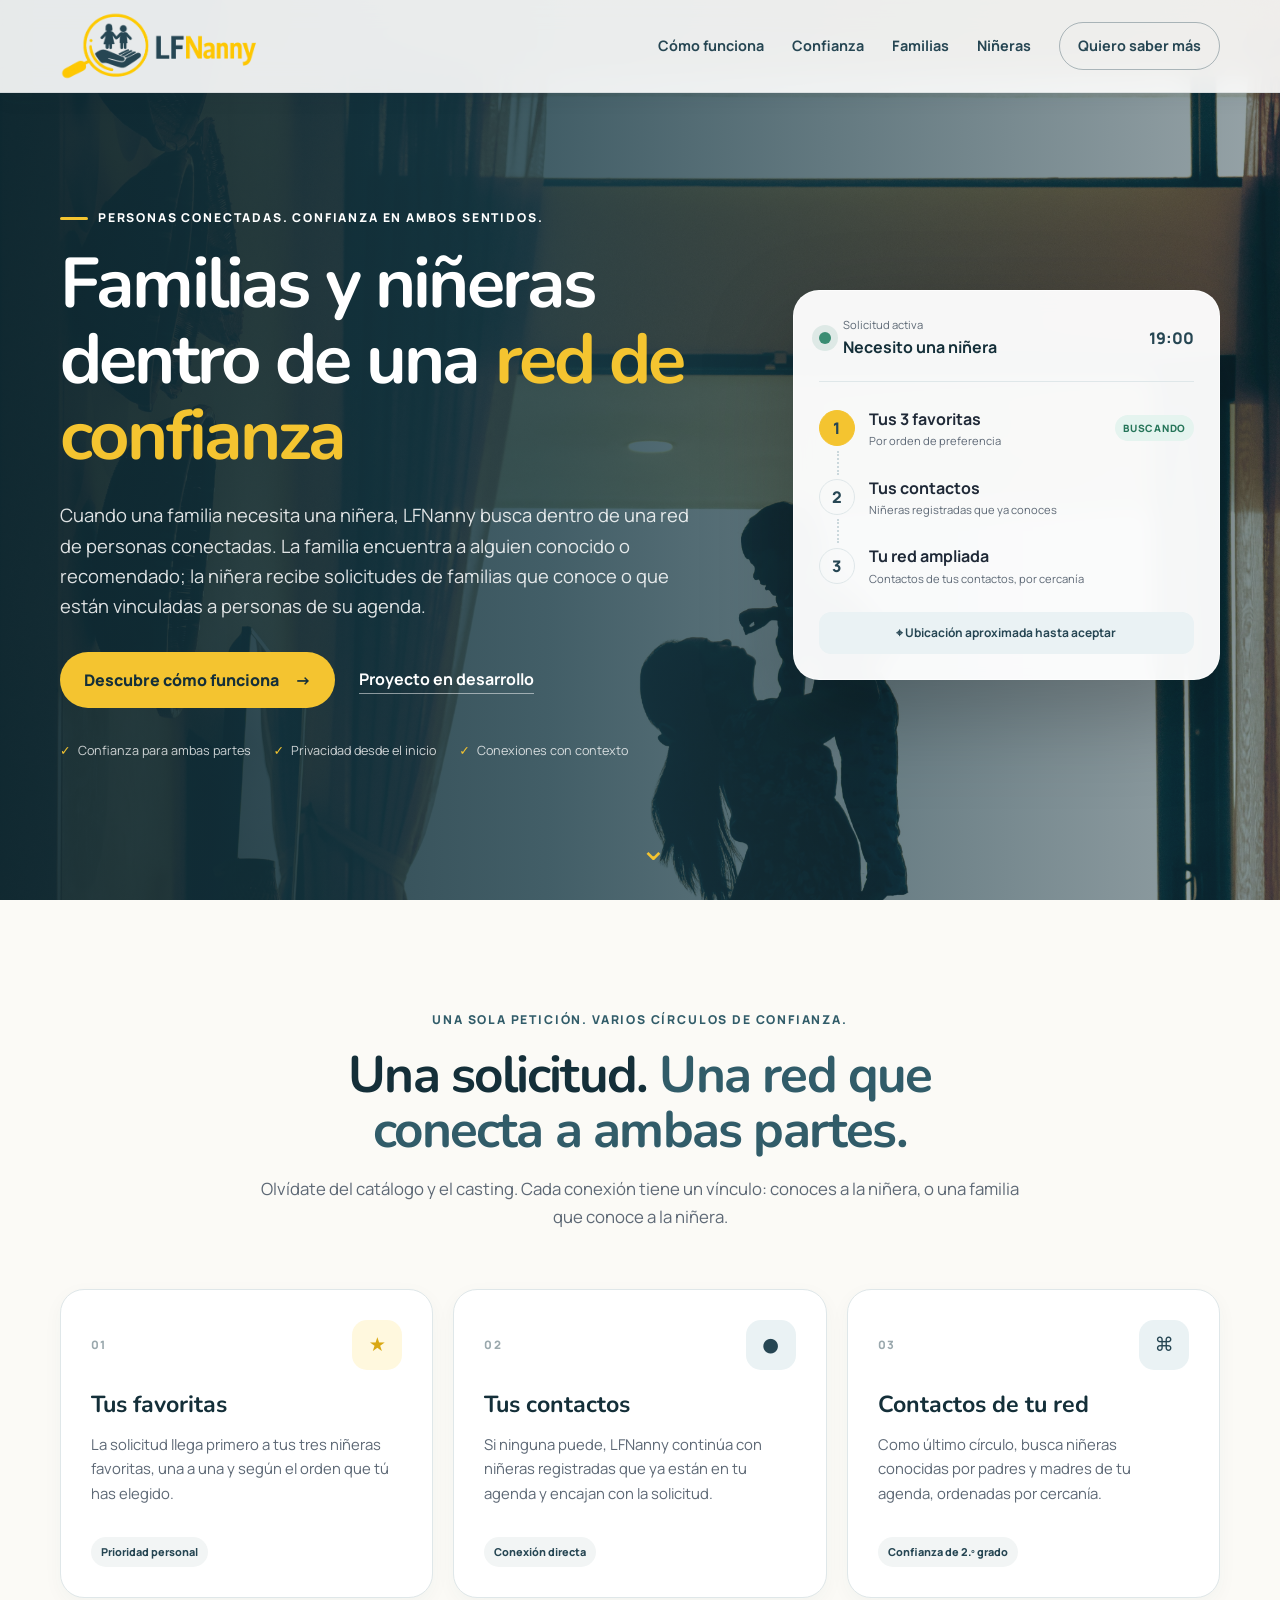
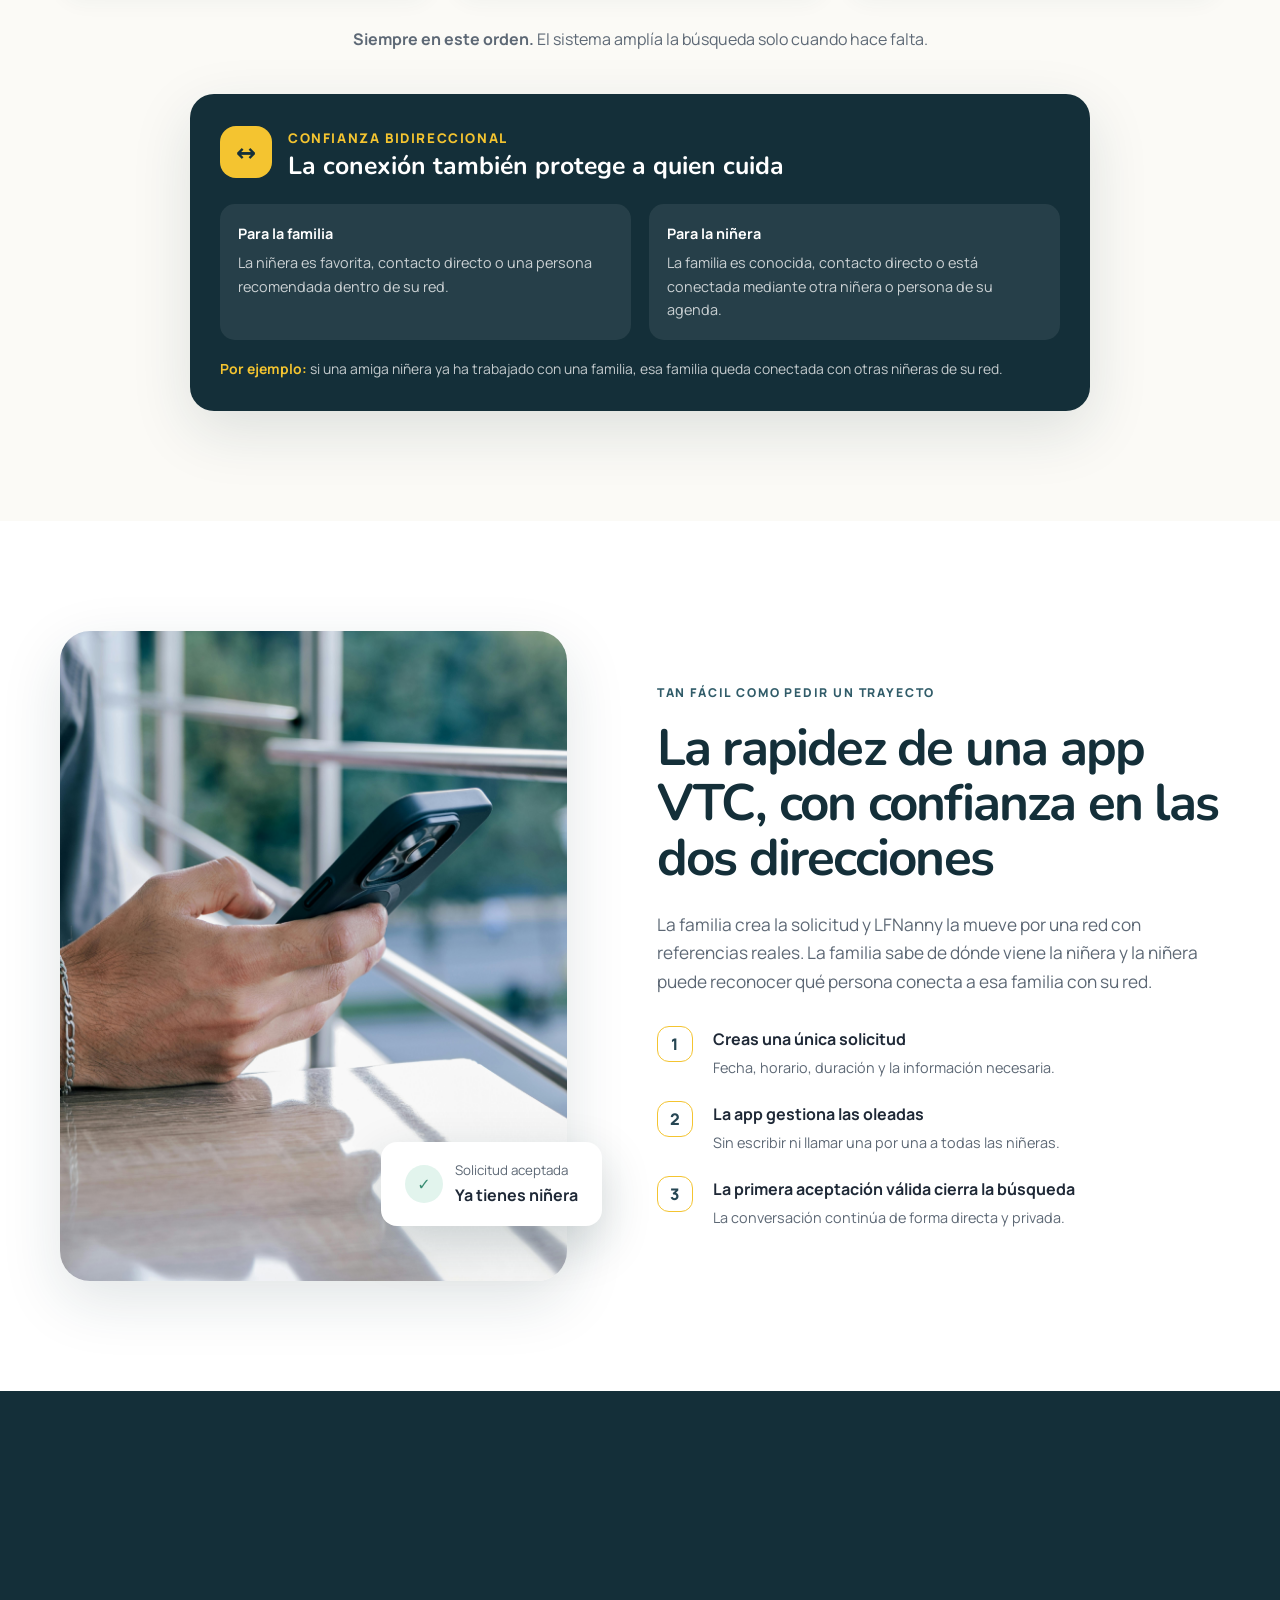
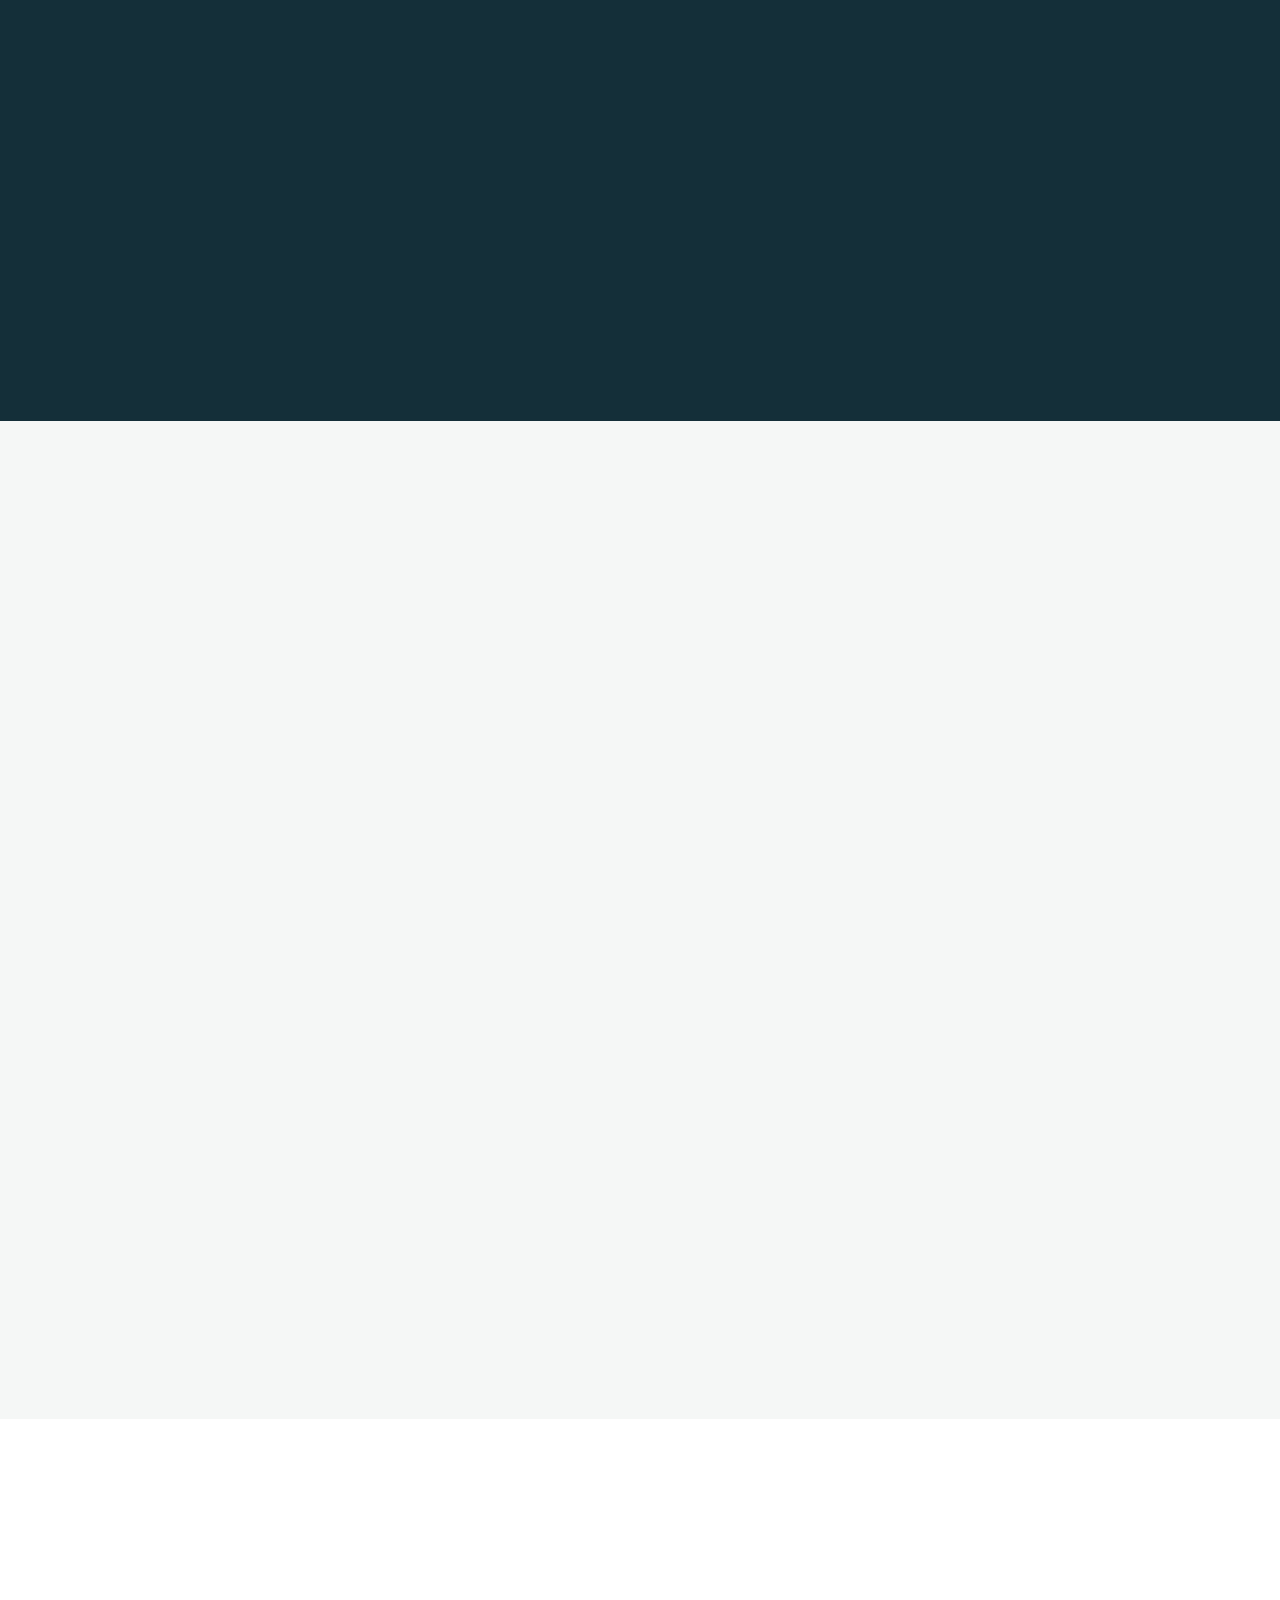
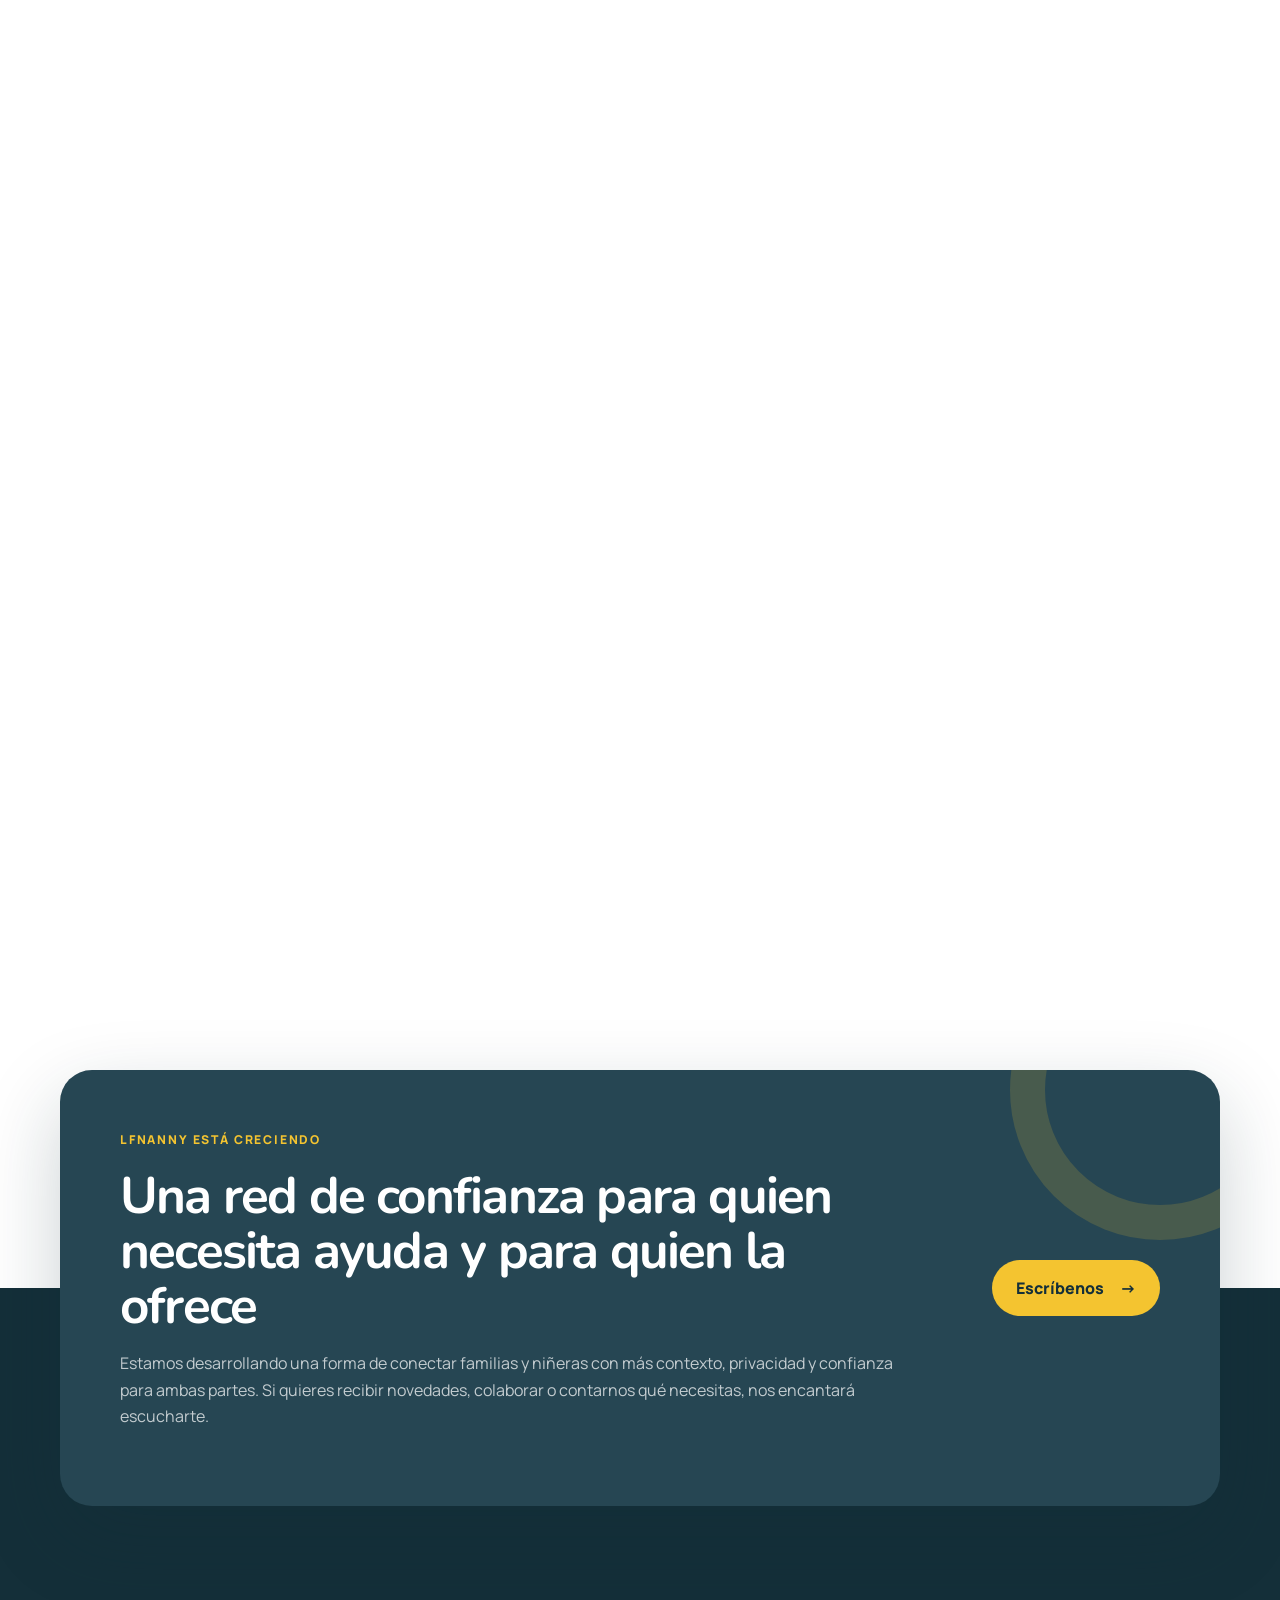
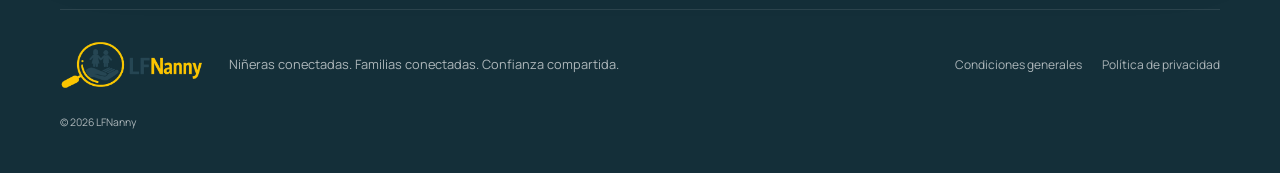
<file: index.html>
<!doctype html>
<html lang="es">
<head>
  <meta charset="utf-8">
  <meta name="viewport" content="width=device-width,initial-scale=1">
  <meta name="theme-color" content="#264653">
  <meta name="description" content="LFNanny encuentra una niñera dentro de tu red de confianza: favoritas, contactos y contactos de tus contactos.">
  <title>LFNanny · Tu red de confianza para encontrar niñera</title>
  <link rel="icon" type="image/png" href="assets/Logos/favicon_io/favicon.ico">
  <link rel="stylesheet" href="css/style.css">
</head>
<body>
  <a class="skip-link" href="#contenido">Saltar al contenido</a>

  <header class="site-header" id="site-header">
    <div class="container nav-wrap">
      <a class="brand" href="#inicio" aria-label="LFNanny, volver al inicio"><img src="assets/Logos/logo.png" alt="LFNanny"></a>
      <button class="menu-toggle" type="button" aria-expanded="false" aria-controls="main-nav"><span></span><span></span><span></span><span class="sr-only">Abrir menú</span></button>
      <nav class="main-nav" id="main-nav" aria-label="Navegación principal">
        <a href="#como-funciona">Cómo funciona</a><a href="#confianza">Confianza</a><a href="#familias">Familias</a><a href="#ninieras">Niñeras</a>
        <a class="nav-cta" href="#contacto">Quiero saber más</a>
      </nav>
    </div>
  </header>

  <main id="contenido">
    <section class="hero" id="inicio">
      <div class="hero-shade"></div>
      <div class="container hero-grid">
        <div class="hero-copy reveal">
          <p class="eyebrow"><span></span> Personas conectadas. Confianza en ambos sentidos.</p>
          <h1>Familias y niñeras dentro de una <em>red de confianza</em></h1>
          <p class="hero-lead">Cuando una familia necesita una niñera, LFNanny busca dentro de una red de personas conectadas. La familia encuentra a alguien conocido o recomendado; la niñera recibe solicitudes de familias que conoce o que están vinculadas a personas de su agenda.</p>
          <div class="hero-actions"><a class="button button-yellow" href="#como-funciona">Descubre cómo funciona <span aria-hidden="true">→</span></a><a class="text-link" href="#contacto">Proyecto en desarrollo</a></div>
          <ul class="hero-trust" aria-label="Ventajas principales"><li>Confianza para ambas partes</li><li>Privacidad desde el inicio</li><li>Conexiones con contexto</li></ul>
        </div>
        <div class="hero-card reveal" aria-label="Ejemplo del recorrido automático de una solicitud">
          <div class="request-head"><span class="pulse"></span><div><small>Solicitud activa</small><strong>Necesito una niñera</strong></div><span class="time">19:00</span></div>
          <div class="route">
            <div class="route-item active"><span class="route-no">1</span><span><b>Tus 3 favoritas</b><small>Por orden de preferencia</small></span><span class="state">Buscando</span></div>
            <div class="route-line"></div>
            <div class="route-item"><span class="route-no">2</span><span><b>Tus contactos</b><small>Niñeras registradas que ya conoces</small></span></div>
            <div class="route-line"></div>
            <div class="route-item"><span class="route-no">3</span><span><b>Tu red ampliada</b><small>Contactos de tus contactos, por cercanía</small></span></div>
          </div>
          <div class="privacy-pill">⌖ Ubicación aproximada hasta aceptar</div>
        </div>
      </div>
      <a class="scroll-cue" href="#como-funciona" aria-label="Bajar a cómo funciona">⌄</a>
    </section>

    <section class="intro section" id="como-funciona">
      <div class="container">
        <div class="section-heading centered reveal"><p class="kicker">Una sola petición. Varios círculos de confianza.</p><h2>Una solicitud. <span>Una red que conecta a ambas partes.</span></h2>
          <p>Olvídate del catálogo y el casting. Cada conexión tiene un vínculo: conoces a la niñera, o una familia que conoce a la niñera.</p></div>
        <div class="steps">
          <article class="step reveal"><div class="step-top"><span class="step-number">01</span><span class="step-icon star">★</span></div><h3>Tus favoritas</h3><p>La solicitud llega primero a tus tres niñeras favoritas, una a una y según el orden que tú has elegido.</p><div class="mini-label">Prioridad personal</div></article>
          <article class="step reveal"><div class="step-top"><span class="step-number">02</span><span class="step-icon contact">●</span></div><h3>Tus contactos</h3><p>Si ninguna puede, LFNanny continúa con niñeras registradas que ya están en tu agenda y encajan con la solicitud.</p><div class="mini-label">Conexión directa</div></article>
          <article class="step reveal"><div class="step-top"><span class="step-number">03</span><span class="step-icon network">⌘</span></div><h3>Contactos de tu red</h3><p>Como último círculo, busca niñeras conocidas por padres y madres de tu agenda, ordenadas por cercanía.</p><div class="mini-label">Confianza de 2.º grado</div></article>
        </div>
        <p class="sequence-note reveal"><b>Siempre en este orden.</b> El sistema amplía la búsqueda solo cuando hace falta.</p>
        <div class="two-way reveal">
          <div class="two-way-title"><span>↔</span><div><small>Confianza bidireccional</small><h3>La conexión también protege a quien cuida</h3></div></div>
          <div class="two-way-grid">
            <p><b>Para la familia</b>La niñera es favorita, contacto directo o una persona recomendada dentro de su red.</p>
            <p><b>Para la niñera</b>La familia es conocida, contacto directo o está conectada mediante otra niñera o persona de su agenda.</p>
          </div>
          <p class="network-example"><b>Por ejemplo:</b> si una amiga niñera ya ha trabajado con una familia, esa familia queda conectada con otras niñeras de su red.</p>
        </div>
      </div>
    </section>

    <section class="story section">
      <div class="container story-grid">
        <div class="story-image reveal"><img src="assets/movil.jpg" alt="Una mano utilizando un teléfono móvil"><div class="floating-card"><span class="check">✓</span><span><small>Solicitud aceptada</small><b>Ya tienes niñera</b></span></div></div>
        <div class="story-copy reveal"><p class="kicker">Tan fácil como pedir un trayecto</p><h2>La rapidez de una app VTC, con confianza en las dos direcciones</h2><p class="lead">La familia crea la solicitud y LFNanny la mueve por una red con referencias reales. La familia sabe de dónde viene la niñera y la niñera puede reconocer qué persona conecta a esa familia con su red.</p><ul class="feature-list"><li><span>1</span><div><b>Creas una única solicitud</b><p>Fecha, horario, duración y la información necesaria.</p></div></li><li><span>2</span><div><b>La app gestiona las oleadas</b><p>Sin escribir ni llamar una por una a todas las niñeras.</p></div></li><li><span>3</span><div><b>La primera aceptación válida cierra la búsqueda</b><p>La conversación continúa de forma directa y privada.</p></div></li></ul></div>
      </div>
    </section>

    <section class="trust section" id="confianza">
      <div class="container trust-grid">
        <div class="trust-copy reveal"><p class="kicker light">Confianza incorporada al diseño</p><h2>Confianza y privacidad para familias y niñeras</h2>
          <p>Antes de aceptar, la niñera solo ve una ubicación aproximada. Además, la conexión con la familia nace de la propia red: puede ser una familia conocida, un contacto de su agenda o una familia vinculada a otra niñera que ya conoce.</p><div class="trust-points"><div><b>500 m</b><span>Pin aproximado</span></div></div></div>
        <div class="trust-visual reveal"><div class="map"><span class="map-line one"></span><span class="map-line two"></span><span class="map-line three"></span><span class="radius"><span class="pin">⌖</span></span><span class="map-tag">Ubicación aproximada</span></div></div>
      </div>
    </section>

    <section class="audiences section" aria-label="Ventajas para familias y niñeras">
      <div class="container audience-grid">
        <article class="audience parents reveal" id="familias"><div class="audience-photo"><img src="assets/familia.jpg" alt="Varias personas tumbadas sobre césped"><span>Para familias</span></div><div class="audience-content"><h2>La tranquilidad de encontrar a alguien conectado contigo</h2><ul><li>Elige y ordena tus tres niñeras favoritas.</li><li>Una solicitud llega a toda tu red, sin repetir mensajes.</li><li>Encuentra disponibilidad por cercanía y preferencias.</li><li>Sabe qué vínculo conecta a la niñera con su red.</li></ul><a href="#contacto">Me interesa como familia →</a></div></article>
        <article class="audience sitters reveal" id="ninieras"><div class="audience-photo"><img src="assets/ninera.jpg" alt="Una persona atendiendo a un bebé"><span>Para niñeras</span></div><div class="audience-content"><h2>Familias conocidas o conectadas con personas de tu red</h2><ul><li>Configura disponibilidad, zona y preferencias.</li><li>Acepta o rechaza con total libertad.</li><li>Identifica si conoces a la familia o quién la conecta contigo.</li><li>Una familia atendida por una niñera amiga ya forma parte de tu red.</li></ul><a href="#contacto">Me interesa como niñera →</a></div></article>
      </div>
    </section>

<section class="process section">
  <div class="container">

    <div class="section-heading centered reveal">
      <p class="kicker">El recorrido completo</p>

      <h2>Así viaja una solicitud por tu red</h2>

      <p>
        La solicitud avanza desde las favoritas y contactos directos
        hasta conexiones de segundo grado, manteniendo un vínculo
        comprensible para familias y niñeras.
      </p>
    </div>

    <div class="process-image reveal">
      <img
        src="./assets/Grafico_solicitud.png"
        alt="Proceso de solicitud de LFNanny: la petición se envía primero a las tres niñeras favoritas, después a las niñeras de la agenda y finalmente a la red de contactos"
      >
    </div>

  </div>
</section>

    <section class="final-cta section" id="contacto">
      <div class="container cta-panel reveal"><div><p class="kicker">LFNanny está creciendo</p><h2>Una red de confianza para quien necesita ayuda y para quien la ofrece</h2><p>Estamos desarrollando una forma de conectar familias y niñeras con más contexto, privacidad y confianza para ambas partes. Si quieres recibir novedades, colaborar o contarnos qué necesitas, nos encantará escucharte.</p></div><a class="button button-yellow" href="mailto:info@lfnanny.com">Escríbenos <span aria-hidden="true">→</span></a></div>
    </section>
  </main>

  <footer class="site-footer"><div class="container footer-grid"><a class="brand footer-brand" href="#inicio"><img src="assets/Logos/logo.png" alt="LFNanny"></a><p>Niñeras conectadas. Familias conectadas. Confianza compartida.</p><div class="footer-links"><a href="legal/condiciones.html">Condiciones generales</a><a href="legal/privacidad.html">Política de privacidad</a></div><small>© <span id="year"></span> LFNanny</small></div></footer>

 <script>
  const header = document.querySelector('#site-header');
  const toggle = document.querySelector('.menu-toggle');
  const nav = document.querySelector('#main-nav');

  addEventListener(
    'scroll',
    () => header.classList.toggle('scrolled', scrollY > 24),
    { passive: true }
  );

  toggle.addEventListener('click', () => {
    const open = toggle.getAttribute('aria-expanded') === 'true';

    toggle.setAttribute('aria-expanded', String(!open));
    nav.classList.toggle('open');
  });

  nav.querySelectorAll('a').forEach((a) => {
    a.addEventListener('click', () => {
      nav.classList.remove('open');
      toggle.setAttribute('aria-expanded', 'false');
    });
  });

  const io = new IntersectionObserver(
    (entries) => {
      entries.forEach((entry) => {
        if (entry.isIntersecting) {
          entry.target.classList.add('visible');
          io.unobserve(entry.target);
        }
      });
    },
    { threshold: 0.12 }
  );

  document.querySelectorAll('.reveal').forEach((element) => {
    io.observe(element);
  });

  document.querySelector('#year').textContent =
    new Date().getFullYear();
</script>
</body>
</html>
</file>
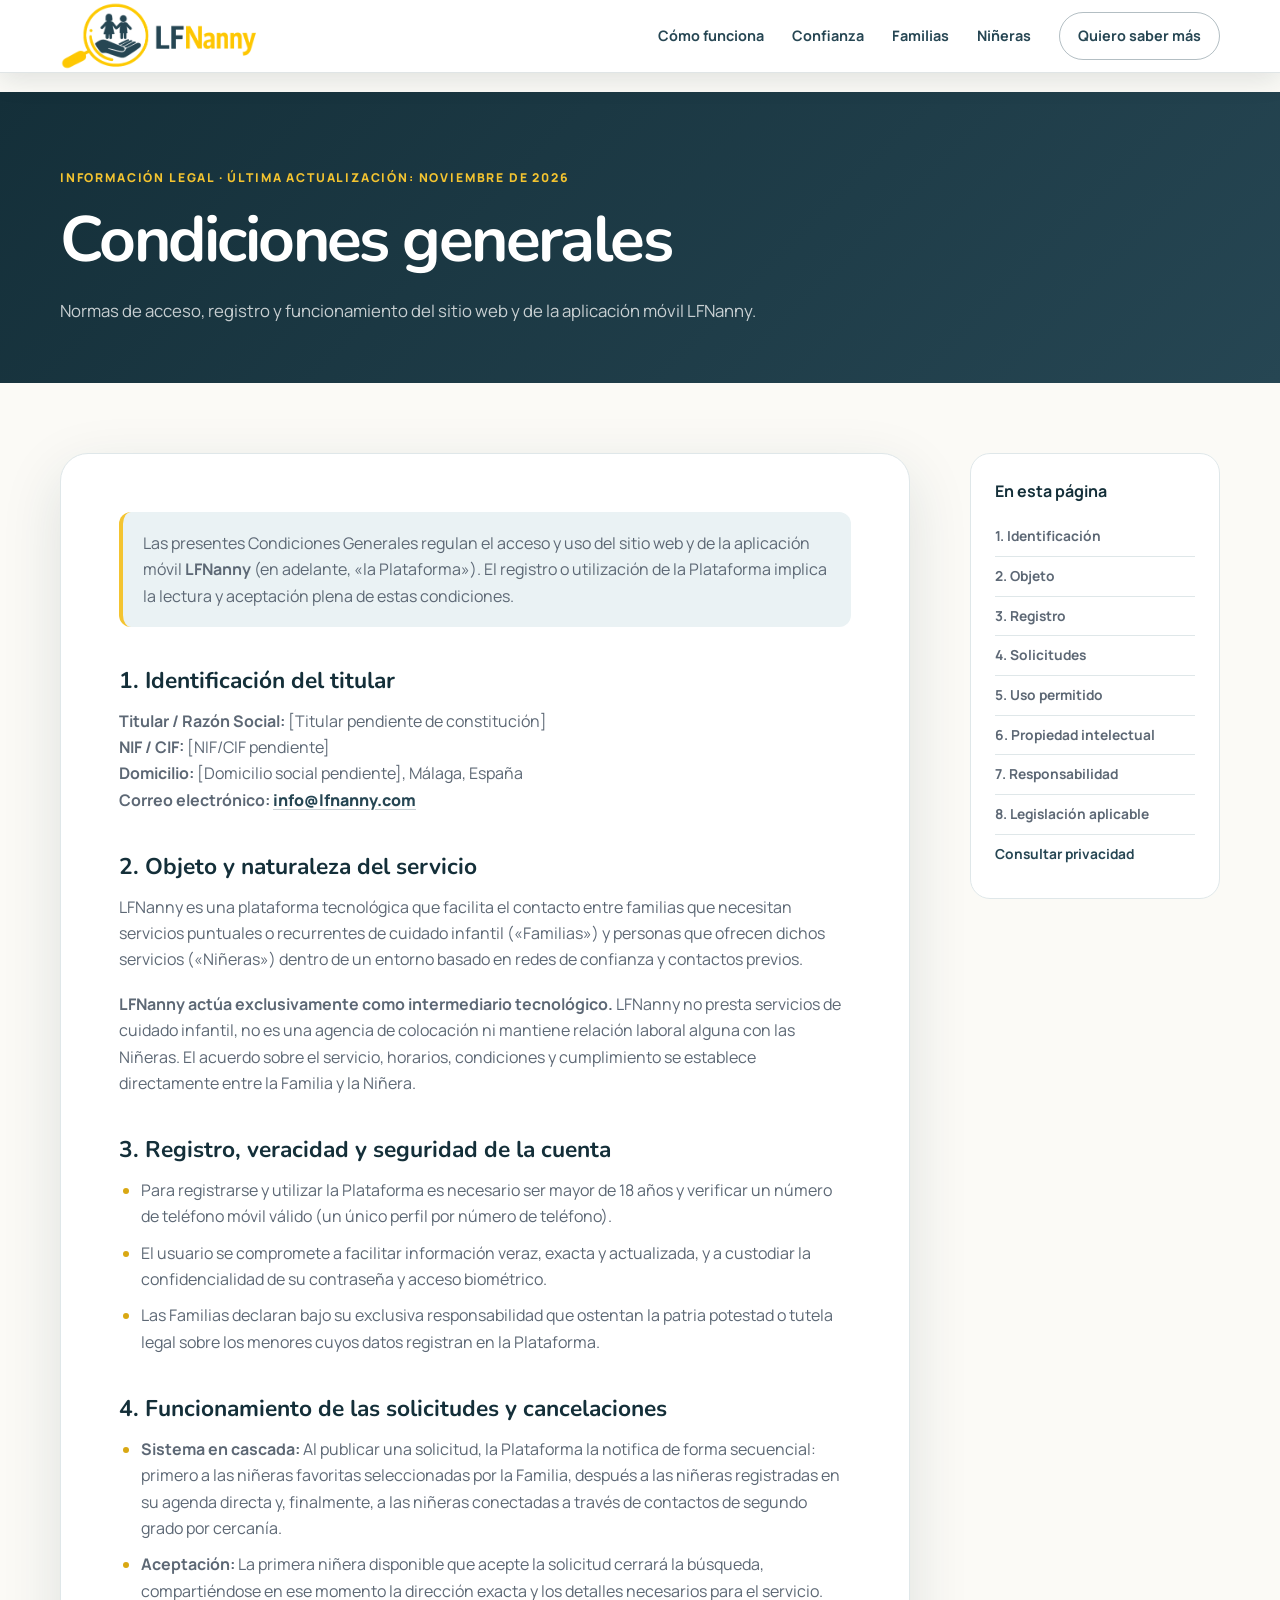
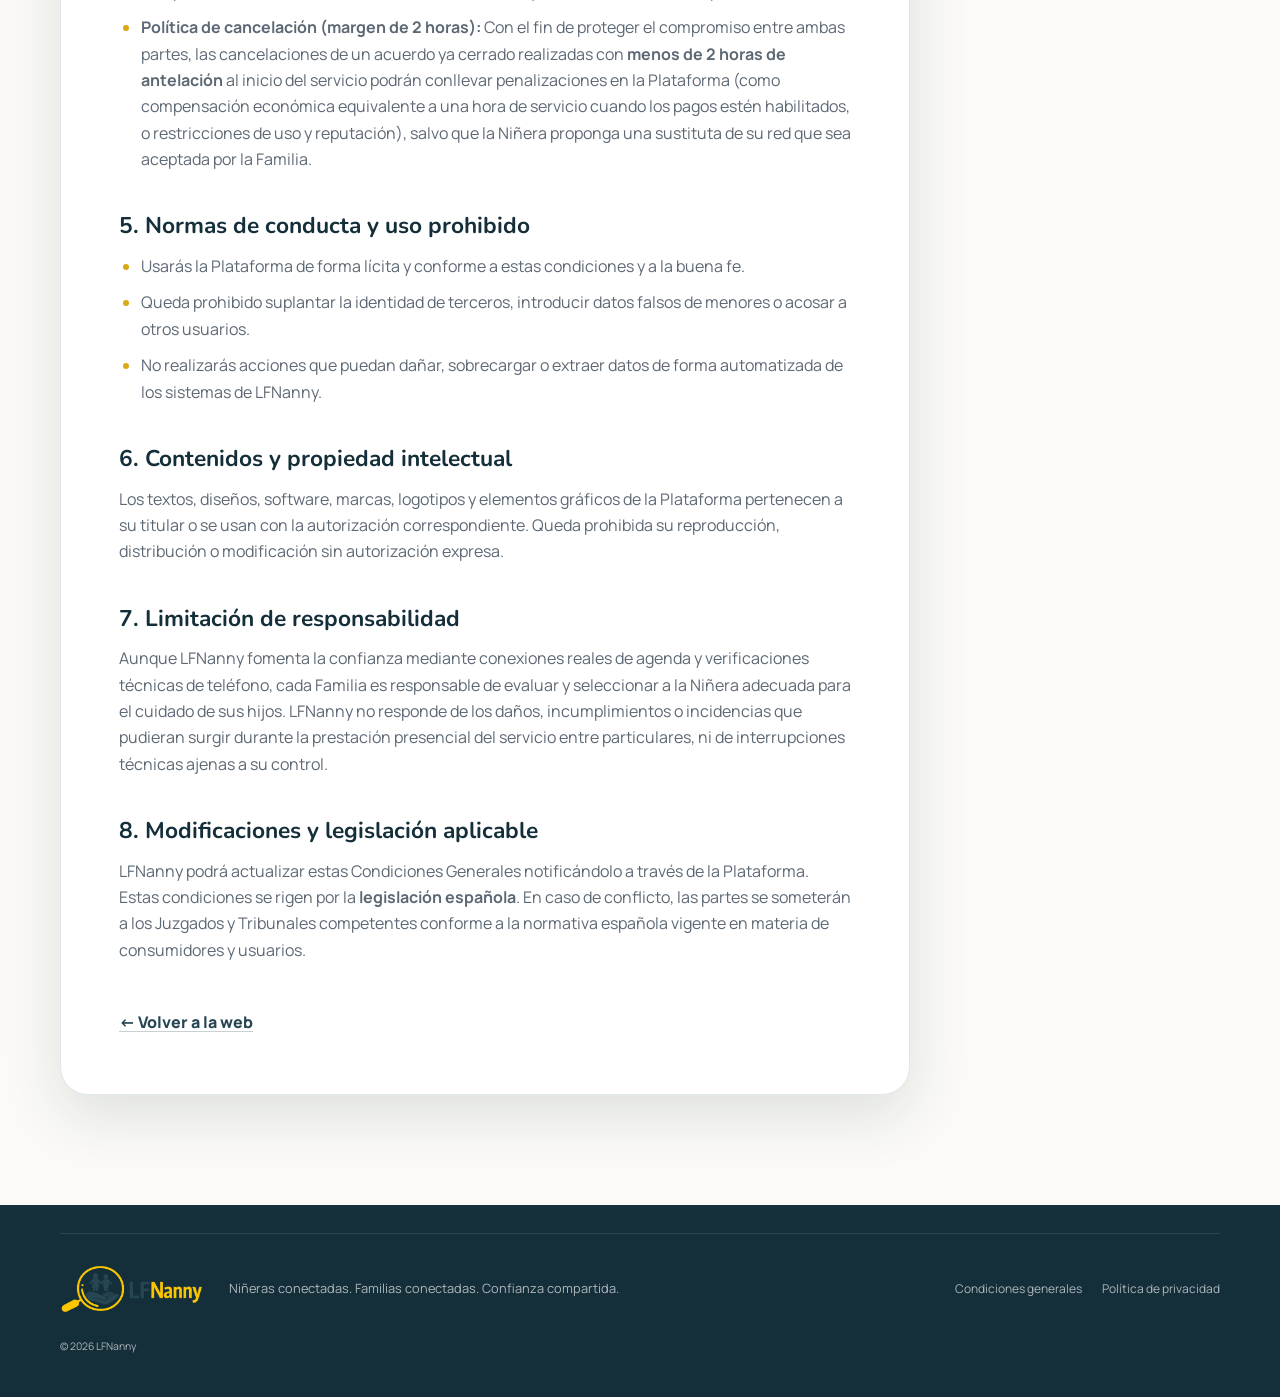
<file: legal/condiciones.html>
<!doctype html>
<html lang="es">
<head>
  <meta charset="utf-8">
  <meta name="viewport" content="width=device-width, initial-scale=1">
  <meta name="theme-color" content="#264653">
  <meta name="description" content="Condiciones generales de uso del sitio web y de la aplicación móvil LFNanny.">
  <title>LFNanny · Condiciones generales</title>
  <link rel="icon" type="image/x-icon" href="../assets/Logos/favicon_io/favicon.ico">
  <link rel="stylesheet" href="../css/style.css?v=5">

  <style>
    .legal-main { padding-top: 92px; background: var(--cream); }
    .legal-hero { padding: 76px 0 58px; background: linear-gradient(135deg, var(--blue-dark), var(--blue)); color: var(--white); }
    .legal-hero .kicker { color: var(--yellow); }
    .legal-hero h1 { max-width: 850px; font-size: clamp(2.6rem, 5vw, 4.6rem); }
    .legal-hero p:last-child { max-width: 720px; margin: 22px 0 0; color: rgba(255, 255, 255, .76); font-size: 1.05rem; }
    .legal-section { padding: 70px 0 110px; }
    .legal-layout { display: grid; grid-template-columns: minmax(0, 1fr) 250px; gap: 60px; align-items: start; }
    .legal-card { padding: clamp(28px, 5vw, 58px); background: var(--white); border: 1px solid var(--line); border-radius: 28px; box-shadow: var(--shadow); }
    .legal-card h2 { margin: 42px 0 14px; color: var(--blue-dark); font-size: 1.42rem; }
    .legal-card h2:first-child { margin-top: 0; }
    .legal-card p { margin: 0 0 18px; color: var(--muted); }
    .legal-card ul { display: grid; gap: 10px; padding-left: 22px; margin: 0 0 22px; color: var(--muted); }
    .legal-card li::marker { color: var(--yellow-dark); }
    .legal-card a { color: var(--blue); font-weight: 800; text-decoration: underline; text-decoration-color: rgba(38, 70, 83, .25); text-underline-offset: 3px; }
    .legal-card a:hover { color: var(--yellow-dark); }
    .legal-note { padding: 18px 20px; margin: 26px 0; background: var(--blue-light); border-left: 4px solid var(--yellow); border-radius: 12px; }
    .legal-back { display: inline-flex; align-items: center; gap: 8px; margin-top: 28px; }
    .legal-aside { position: sticky; top: 104px; padding: 24px; background: var(--white); border: 1px solid var(--line); border-radius: 20px; }
    .legal-aside strong { display: block; margin-bottom: 13px; color: var(--blue-dark); }
    .legal-aside a { display: block; padding: 8px 0; color: var(--muted); font-size: .86rem; font-weight: 700; border-bottom: 1px solid var(--line); }
    .legal-aside a:last-child { border-bottom: 0; }
    .legal-aside a:hover { color: var(--blue); }
    .legal-current { color: var(--blue) !important; }
    @media (max-width: 760px) {
      .legal-main { padding-top: 72px; }
      .legal-hero { padding: 52px 0 44px; }
      .legal-layout { grid-template-columns: 1fr; gap: 28px; }
      .legal-aside { position: static; order: -1; }
      .legal-section { padding: 45px 0 75px; }
      .legal-card { padding: 25px 20px; border-radius: 20px; }
      .legal-card h2 { font-size: 1.25rem; }
    }
  </style>
</head>
<body>

  <a class="skip-link" href="#contenido">Saltar al contenido</a>
  <header class="site-header scrolled" id="site-header">
    <div class="container nav-wrap">
      <a class="brand" href="../index.html#inicio" aria-label="LFNanny, volver al inicio">
        <img src="../assets/Logos/logo.png" alt="LFNanny">
      </a>
      <button class="menu-toggle" type="button" aria-expanded="false" aria-controls="main-nav">
        <span></span><span></span><span></span><span class="sr-only">Abrir menú</span>
      </button>
      <nav class="main-nav" id="main-nav" aria-label="Navegación principal">
        <a href="../index.html#como-funciona">Cómo funciona</a>
        <a href="../index.html#confianza">Confianza</a>
        <a href="../index.html#familias">Familias</a>
        <a href="../index.html#ninieras">Niñeras</a>
        <a class="nav-cta" href="../index.html#contacto">Quiero saber más</a>
      </nav>
    </div>
  </header>
  <main class="legal-main" id="contenido">
    <section class="legal-hero">
      <div class="container">
        <p class="kicker">Información legal · Última actualización: noviembre de 2026</p>
        <h1>Condiciones generales</h1>
        <p>Normas de acceso, registro y funcionamiento del sitio web y de la aplicación móvil LFNanny.</p>
      </div>
    </section>
    <section class="legal-section">
      <div class="container legal-layout">
        <article class="legal-card">

          <p class="legal-note">Las presentes Condiciones Generales regulan el acceso y uso del sitio web y de la aplicación móvil <strong>LFNanny</strong> (en adelante, «la Plataforma»). El registro o utilización de la Plataforma implica la lectura y aceptación plena de estas condiciones.</p>

          <h2 id="identificacion">1. Identificación del titular</h2>
          <p>
            <strong>Titular / Razón Social:</strong> [Titular pendiente de constitución]<br>
            <strong>NIF / CIF:</strong> [NIF/CIF pendiente]<br>
            <strong>Domicilio:</strong> [Domicilio social pendiente], Málaga, España<br>
            <strong>Correo electrónico:</strong> <a href="mailto:info@lfnanny.com">info@lfnanny.com</a>
          </p>

          <h2 id="objeto">2. Objeto y naturaleza del servicio</h2>
          <p>LFNanny es una plataforma tecnológica que facilita el contacto entre familias que necesitan servicios puntuales o recurrentes de cuidado infantil («Familias») y personas que ofrecen dichos servicios («Niñeras») dentro de un entorno basado en redes de confianza y contactos previos.</p>
          <p><strong>LFNanny actúa exclusivamente como intermediario tecnológico.</strong> LFNanny no presta servicios de cuidado infantil, no es una agencia de colocación ni mantiene relación laboral alguna con las Niñeras. El acuerdo sobre el servicio, horarios, condiciones y cumplimiento se establece directamente entre la Familia y la Niñera.</p>

          <h2 id="registro">3. Registro, veracidad y seguridad de la cuenta</h2>
          <ul>
            <li>Para registrarse y utilizar la Plataforma es necesario ser mayor de 18 años y verificar un número de teléfono móvil válido (un único perfil por número de teléfono).</li>
            <li>El usuario se compromete a facilitar información veraz, exacta y actualizada, y a custodiar la confidencialidad de su contraseña y acceso biométrico.</li>
            <li>Las Familias declaran bajo su exclusiva responsabilidad que ostentan la patria potestad o tutela legal sobre los menores cuyos datos registran en la Plataforma.</li>
          </ul>

          <h2 id="funcionamiento">4. Funcionamiento de las solicitudes y cancelaciones</h2>
          <ul>
            <li><strong>Sistema en cascada:</strong> Al publicar una solicitud, la Plataforma la notifica de forma secuencial: primero a las niñeras favoritas seleccionadas por la Familia, después a las niñeras registradas en su agenda directa y, finalmente, a las niñeras conectadas a través de contactos de segundo grado por cercanía.</li>
            <li><strong>Aceptación:</strong> La primera niñera disponible que acepte la solicitud cerrará la búsqueda, compartiéndose en ese momento la dirección exacta y los detalles necesarios para el servicio.</li>
            <li><strong>Política de cancelación (margen de 2 horas):</strong> Con el fin de proteger el compromiso entre ambas partes, las cancelaciones de un acuerdo ya cerrado realizadas con <strong>menos de 2 horas de antelación</strong> al inicio del servicio podrán conllevar penalizaciones en la Plataforma (como compensación económica equivalente a una hora de servicio cuando los pagos estén habilitados, o restricciones de uso y reputación), salvo que la Niñera proponga una sustituta de su red que sea aceptada por la Familia.</li>
          </ul>

          <h2 id="uso">5. Normas de conducta y uso prohibido</h2>
          <ul>
            <li>Usarás la Plataforma de forma lícita y conforme a estas condiciones y a la buena fe.</li>
            <li>Queda prohibido suplantar la identidad de terceros, introducir datos falsos de menores o acosar a otros usuarios.</li>
            <li>No realizarás acciones que puedan dañar, sobrecargar o extraer datos de forma automatizada de los sistemas de LFNanny.</li>
          </ul>

          <h2 id="propiedad">6. Contenidos y propiedad intelectual</h2>
          <p>Los textos, diseños, software, marcas, logotipos y elementos gráficos de la Plataforma pertenecen a su titular o se usan con la autorización correspondiente. Queda prohibida su reproducción, distribución o modificación sin autorización expresa.</p>

          <h2 id="responsabilidad">7. Limitación de responsabilidad</h2>
          <p>Aunque LFNanny fomenta la confianza mediante conexiones reales de agenda y verificaciones técnicas de teléfono, cada Familia es responsable de evaluar y seleccionar a la Niñera adecuada para el cuidado de sus hijos. LFNanny no responde de los daños, incumplimientos o incidencias que pudieran surgir durante la prestación presencial del servicio entre particulares, ni de interrupciones técnicas ajenas a su control.</p>

          <h2 id="legislacion">8. Modificaciones y legislación aplicable</h2>
          <p>LFNanny podrá actualizar estas Condiciones Generales notificándolo a través de la Plataforma. Estas condiciones se rigen por la <strong>legislación española</strong>. En caso de conflicto, las partes se someterán a los Juzgados y Tribunales competentes conforme a la normativa española vigente en materia de consumidores y usuarios.</p>

          <a class="legal-back" href="../index.html#inicio">← Volver a la web</a>
        </article>
        <aside class="legal-aside" aria-label="Índice de la página">
          <strong>En esta página</strong>
          <a href="#identificacion">1. Identificación</a>
          <a href="#objeto">2. Objeto</a>
          <a href="#registro">3. Registro</a>
          <a href="#funcionamiento">4. Solicitudes</a>
          <a href="#uso">5. Uso permitido</a>
          <a href="#propiedad">6. Propiedad intelectual</a>
          <a href="#responsabilidad">7. Responsabilidad</a>
          <a href="#legislacion">8. Legislación aplicable</a>
          <a class="legal-current" href="privacidad.html">Consultar privacidad</a>
        </aside>
      </div>
    </section>
  </main>

  <footer class="site-footer">
    <div class="container footer-grid">
      <a class="brand footer-brand" href="../index.html#inicio" aria-label="LFNanny, volver al inicio">
        <img src="../assets/Logos/logo.png" alt="LFNanny">
      </a>
      <p>Niñeras conectadas. Familias conectadas. Confianza compartida.</p>
      <div class="footer-links">
        <a href="condiciones.html">Condiciones generales</a>
        <a href="privacidad.html">Política de privacidad</a>
      </div>
      <small>© <span id="year"></span> LFNanny</small>
    </div>
  </footer>
  <script>
    const toggle = document.querySelector('.menu-toggle');
    const nav = document.querySelector('#main-nav');
    toggle.addEventListener('click', () => {
      const open = toggle.getAttribute('aria-expanded') === 'true';
      toggle.setAttribute('aria-expanded', String(!open));
      nav.classList.toggle('open');
    });
    nav.querySelectorAll('a').forEach((link) => link.addEventListener('click', () => {
      nav.classList.remove('open');
      toggle.setAttribute('aria-expanded', 'false');
    }));
    document.querySelector('#year').textContent = new Date().getFullYear();
  </script>
</body>
</html>
</file>
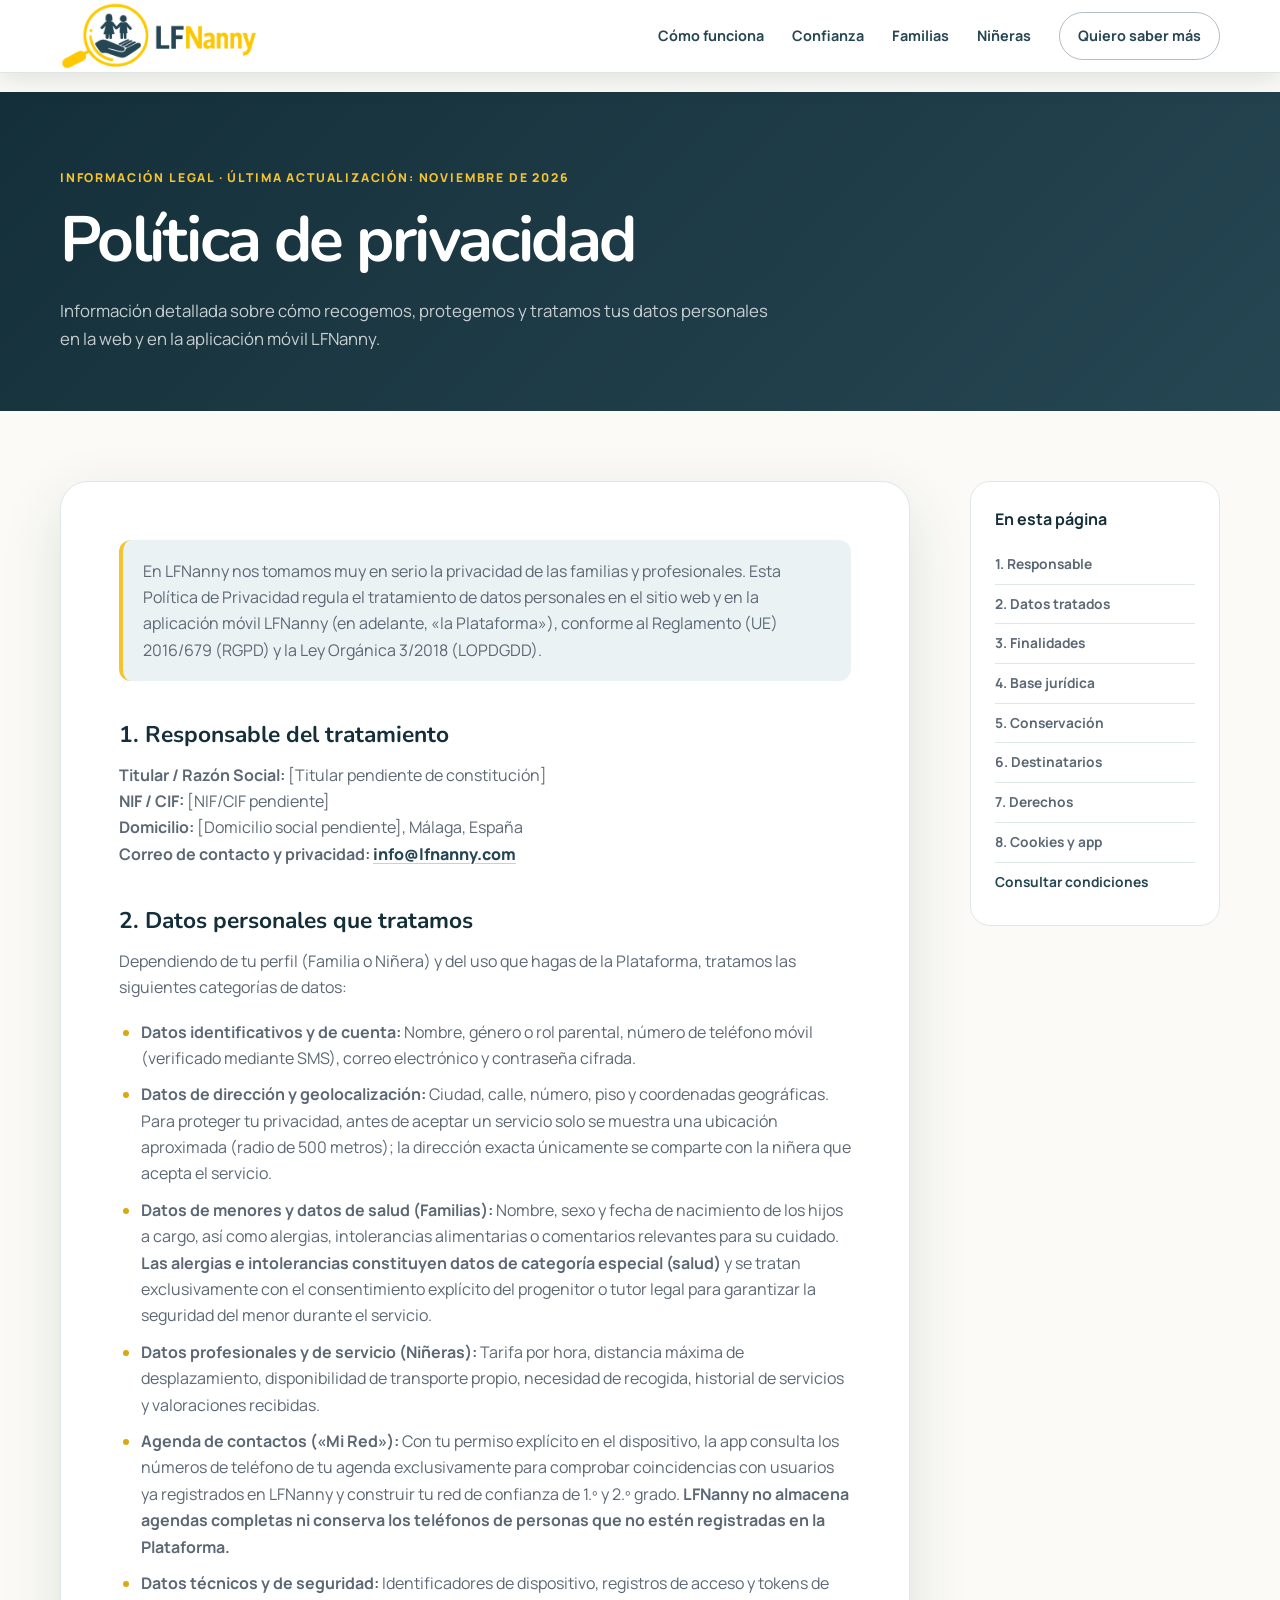
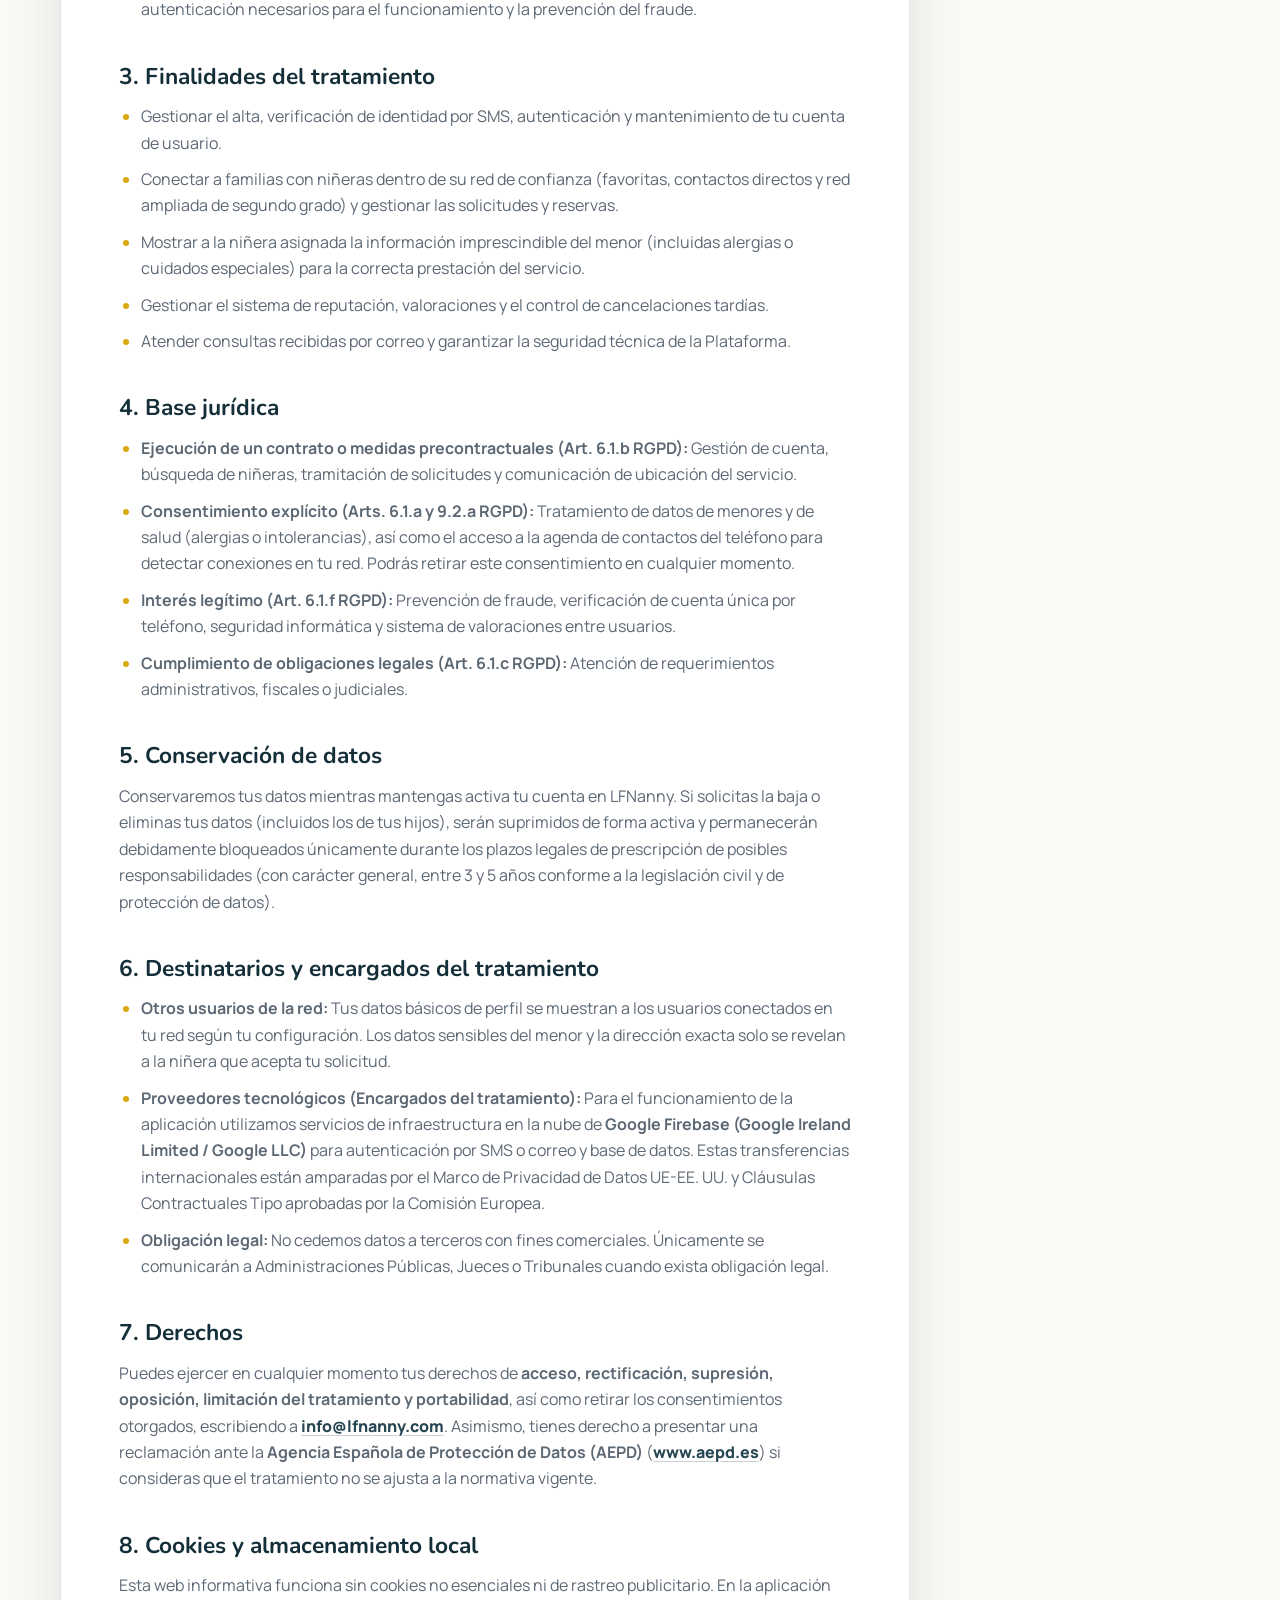
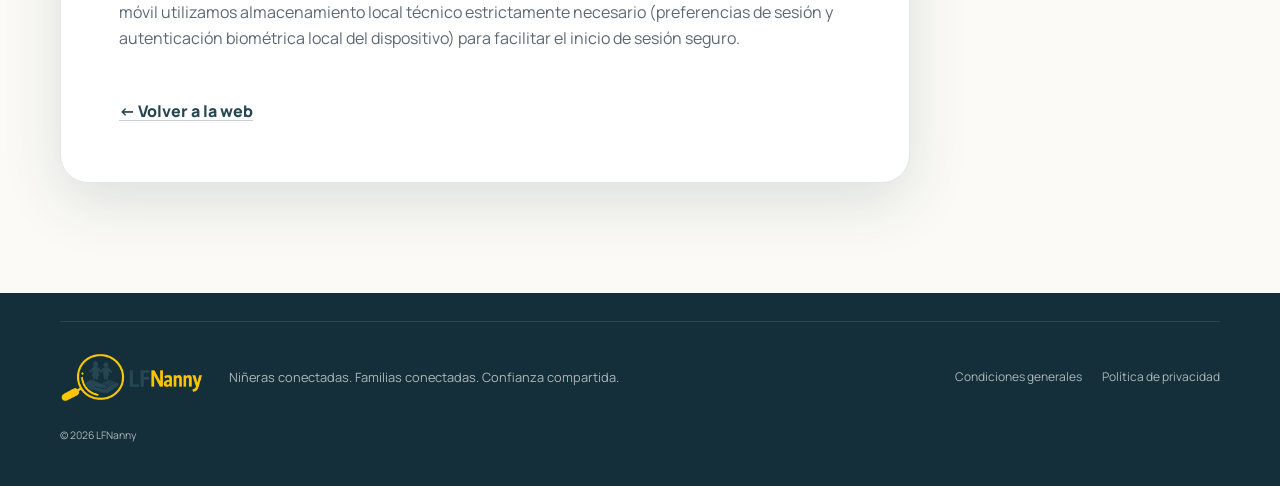
<file: legal/privacidad.html>
<!doctype html>
<html lang="es">
<head>
  <meta charset="utf-8">
  <meta name="viewport" content="width=device-width, initial-scale=1">
  <meta name="theme-color" content="#264653">
  <meta name="description" content="Política de privacidad sobre el tratamiento de datos personales en la web y en la aplicación móvil LFNanny.">
  <title>LFNanny · Política de privacidad</title>
  <link rel="icon" type="image/x-icon" href="../assets/Logos/favicon_io/favicon.ico">
  <link rel="stylesheet" href="../css/style.css?v=5">

  <style>
    .legal-main { padding-top: 92px; background: var(--cream); }
    .legal-hero { padding: 76px 0 58px; background: linear-gradient(135deg, var(--blue-dark), var(--blue)); color: var(--white); }
    .legal-hero .kicker { color: var(--yellow); }
    .legal-hero h1 { max-width: 850px; font-size: clamp(2.6rem, 5vw, 4.6rem); }
    .legal-hero p:last-child { max-width: 720px; margin: 22px 0 0; color: rgba(255, 255, 255, .76); font-size: 1.05rem; }
    .legal-section { padding: 70px 0 110px; }
    .legal-layout { display: grid; grid-template-columns: minmax(0, 1fr) 250px; gap: 60px; align-items: start; }
    .legal-card { padding: clamp(28px, 5vw, 58px); background: var(--white); border: 1px solid var(--line); border-radius: 28px; box-shadow: var(--shadow); }
    .legal-card h2 { margin: 42px 0 14px; color: var(--blue-dark); font-size: 1.42rem; }
    .legal-card h2:first-child { margin-top: 0; }
    .legal-card p { margin: 0 0 18px; color: var(--muted); }
    .legal-card ul { display: grid; gap: 10px; padding-left: 22px; margin: 0 0 22px; color: var(--muted); }
    .legal-card li::marker { color: var(--yellow-dark); }
    .legal-card a { color: var(--blue); font-weight: 800; text-decoration: underline; text-decoration-color: rgba(38, 70, 83, .25); text-underline-offset: 3px; }
    .legal-card a:hover { color: var(--yellow-dark); }
    .legal-note { padding: 18px 20px; margin: 26px 0; background: var(--blue-light); border-left: 4px solid var(--yellow); border-radius: 12px; }
    .legal-back { display: inline-flex; align-items: center; gap: 8px; margin-top: 28px; }
    .legal-aside { position: sticky; top: 104px; padding: 24px; background: var(--white); border: 1px solid var(--line); border-radius: 20px; }
    .legal-aside strong { display: block; margin-bottom: 13px; color: var(--blue-dark); }
    .legal-aside a { display: block; padding: 8px 0; color: var(--muted); font-size: .86rem; font-weight: 700; border-bottom: 1px solid var(--line); }
    .legal-aside a:last-child { border-bottom: 0; }
    .legal-aside a:hover { color: var(--blue); }
    .legal-current { color: var(--blue) !important; }
    @media (max-width: 760px) {
      .legal-main { padding-top: 72px; }
      .legal-hero { padding: 52px 0 44px; }
      .legal-layout { grid-template-columns: 1fr; gap: 28px; }
      .legal-aside { position: static; order: -1; }
      .legal-section { padding: 45px 0 75px; }
      .legal-card { padding: 25px 20px; border-radius: 20px; }
      .legal-card h2 { font-size: 1.25rem; }
    }
  </style>
</head>
<body>

  <a class="skip-link" href="#contenido">Saltar al contenido</a>
  <header class="site-header scrolled" id="site-header">
    <div class="container nav-wrap">
      <a class="brand" href="../index.html#inicio" aria-label="LFNanny, volver al inicio">
        <img src="../assets/Logos/logo.png" alt="LFNanny">
      </a>
      <button class="menu-toggle" type="button" aria-expanded="false" aria-controls="main-nav">
        <span></span><span></span><span></span><span class="sr-only">Abrir menú</span>
      </button>
      <nav class="main-nav" id="main-nav" aria-label="Navegación principal">
        <a href="../index.html#como-funciona">Cómo funciona</a>
        <a href="../index.html#confianza">Confianza</a>
        <a href="../index.html#familias">Familias</a>
        <a href="../index.html#ninieras">Niñeras</a>
        <a class="nav-cta" href="../index.html#contacto">Quiero saber más</a>
      </nav>
    </div>
  </header>
  <main class="legal-main" id="contenido">
    <section class="legal-hero">
      <div class="container">
        <p class="kicker">Información legal · Última actualización: noviembre de 2026</p>
        <h1>Política de privacidad</h1>
        <p>Información detallada sobre cómo recogemos, protegemos y tratamos tus datos personales en la web y en la aplicación móvil LFNanny.</p>
      </div>
    </section>
    <section class="legal-section">
      <div class="container legal-layout">
        <article class="legal-card">

          <p class="legal-note">En LFNanny nos tomamos muy en serio la privacidad de las familias y profesionales. Esta Política de Privacidad regula el tratamiento de datos personales en el sitio web y en la aplicación móvil LFNanny (en adelante, «la Plataforma»), conforme al Reglamento (UE) 2016/679 (RGPD) y la Ley Orgánica 3/2018 (LOPDGDD).</p>

          <h2 id="responsable">1. Responsable del tratamiento</h2>
          <p>
            <strong>Titular / Razón Social:</strong> [Titular pendiente de constitución]<br>
            <strong>NIF / CIF:</strong> [NIF/CIF pendiente]<br>
            <strong>Domicilio:</strong> [Domicilio social pendiente], Málaga, España<br>
            <strong>Correo de contacto y privacidad:</strong> <a href="mailto:info@lfnanny.com">info@lfnanny.com</a>
          </p>

          <h2 id="datos">2. Datos personales que tratamos</h2>
          <p>Dependiendo de tu perfil (Familia o Niñera) y del uso que hagas de la Plataforma, tratamos las siguientes categorías de datos:</p>
          <ul>
            <li><strong>Datos identificativos y de cuenta:</strong> Nombre, género o rol parental, número de teléfono móvil (verificado mediante SMS), correo electrónico y contraseña cifrada.</li>
            <li><strong>Datos de dirección y geolocalización:</strong> Ciudad, calle, número, piso y coordenadas geográficas. Para proteger tu privacidad, antes de aceptar un servicio solo se muestra una ubicación aproximada (radio de 500 metros); la dirección exacta únicamente se comparte con la niñera que acepta el servicio.</li>
            <li><strong>Datos de menores y datos de salud (Familias):</strong> Nombre, sexo y fecha de nacimiento de los hijos a cargo, así como alergias, intolerancias alimentarias o comentarios relevantes para su cuidado. <strong>Las alergias e intolerancias constituyen datos de categoría especial (salud)</strong> y se tratan exclusivamente con el consentimiento explícito del progenitor o tutor legal para garantizar la seguridad del menor durante el servicio.</li>
            <li><strong>Datos profesionales y de servicio (Niñeras):</strong> Tarifa por hora, distancia máxima de desplazamiento, disponibilidad de transporte propio, necesidad de recogida, historial de servicios y valoraciones recibidas.</li>
            <li><strong>Agenda de contactos («Mi Red»):</strong> Con tu permiso explícito en el dispositivo, la app consulta los números de teléfono de tu agenda exclusivamente para comprobar coincidencias con usuarios ya registrados en LFNanny y construir tu red de confianza de 1.º y 2.º grado. <strong>LFNanny no almacena agendas completas ni conserva los teléfonos de personas que no estén registradas en la Plataforma.</strong></li>
            <li><strong>Datos técnicos y de seguridad:</strong> Identificadores de dispositivo, registros de acceso y tokens de autenticación necesarios para el funcionamiento y la prevención del fraude.</li>
          </ul>

          <h2 id="finalidades">3. Finalidades del tratamiento</h2>
          <ul>
            <li>Gestionar el alta, verificación de identidad por SMS, autenticación y mantenimiento de tu cuenta de usuario.</li>
            <li>Conectar a familias con niñeras dentro de su red de confianza (favoritas, contactos directos y red ampliada de segundo grado) y gestionar las solicitudes y reservas.</li>
            <li>Mostrar a la niñera asignada la información imprescindible del menor (incluidas alergias o cuidados especiales) para la correcta prestación del servicio.</li>
            <li>Gestionar el sistema de reputación, valoraciones y el control de cancelaciones tardías.</li>
            <li>Atender consultas recibidas por correo y garantizar la seguridad técnica de la Plataforma.</li>
          </ul>

          <h2 id="base">4. Base jurídica</h2>
          <ul>
            <li><strong>Ejecución de un contrato o medidas precontractuales (Art. 6.1.b RGPD):</strong> Gestión de cuenta, búsqueda de niñeras, tramitación de solicitudes y comunicación de ubicación del servicio.</li>
            <li><strong>Consentimiento explícito (Arts. 6.1.a y 9.2.a RGPD):</strong> Tratamiento de datos de menores y de salud (alergias o intolerancias), así como el acceso a la agenda de contactos del teléfono para detectar conexiones en tu red. Podrás retirar este consentimiento en cualquier momento.</li>
            <li><strong>Interés legítimo (Art. 6.1.f RGPD):</strong> Prevención de fraude, verificación de cuenta única por teléfono, seguridad informática y sistema de valoraciones entre usuarios.</li>
            <li><strong>Cumplimiento de obligaciones legales (Art. 6.1.c RGPD):</strong> Atención de requerimientos administrativos, fiscales o judiciales.</li>
          </ul>

          <h2 id="conservacion">5. Conservación de datos</h2>
          <p>Conservaremos tus datos mientras mantengas activa tu cuenta en LFNanny. Si solicitas la baja o eliminas tus datos (incluidos los de tus hijos), serán suprimidos de forma activa y permanecerán debidamente bloqueados únicamente durante los plazos legales de prescripción de posibles responsabilidades (con carácter general, entre 3 y 5 años conforme a la legislación civil y de protección de datos).</p>

          <h2 id="destinatarios">6. Destinatarios y encargados del tratamiento</h2>
          <ul>
            <li><strong>Otros usuarios de la red:</strong> Tus datos básicos de perfil se muestran a los usuarios conectados en tu red según tu configuración. Los datos sensibles del menor y la dirección exacta solo se revelan a la niñera que acepta tu solicitud.</li>
            <li><strong>Proveedores tecnológicos (Encargados del tratamiento):</strong> Para el funcionamiento de la aplicación utilizamos servicios de infraestructura en la nube de <strong>Google Firebase (Google Ireland Limited / Google LLC)</strong> para autenticación por SMS o correo y base de datos. Estas transferencias internacionales están amparadas por el Marco de Privacidad de Datos UE-EE. UU. y Cláusulas Contractuales Tipo aprobadas por la Comisión Europea.</li>
            <li><strong>Obligación legal:</strong> No cedemos datos a terceros con fines comerciales. Únicamente se comunicarán a Administraciones Públicas, Jueces o Tribunales cuando exista obligación legal.</li>
          </ul>

          <h2 id="derechos">7. Derechos</h2>
          <p>Puedes ejercer en cualquier momento tus derechos de <strong>acceso, rectificación, supresión, oposición, limitación del tratamiento y portabilidad</strong>, así como retirar los consentimientos otorgados, escribiendo a <a href="mailto:info@lfnanny.com">info@lfnanny.com</a>. Asimismo, tienes derecho a presentar una reclamación ante la <strong>Agencia Española de Protección de Datos (AEPD)</strong> (<a href="https://www.aepd.es" target="_blank" rel="noopener">www.aepd.es</a>) si consideras que el tratamiento no se ajusta a la normativa vigente.</p>

          <h2 id="cookies">8. Cookies y almacenamiento local</h2>
          <p>Esta web informativa funciona sin cookies no esenciales ni de rastreo publicitario. En la aplicación móvil utilizamos almacenamiento local técnico estrictamente necesario (preferencias de sesión y autenticación biométrica local del dispositivo) para facilitar el inicio de sesión seguro.</p>

          <a class="legal-back" href="../index.html#inicio">← Volver a la web</a>
        </article>
        <aside class="legal-aside" aria-label="Índice de la página">
          <strong>En esta página</strong>
          <a href="#responsable">1. Responsable</a>
          <a href="#datos">2. Datos tratados</a>
          <a href="#finalidades">3. Finalidades</a>
          <a href="#base">4. Base jurídica</a>
          <a href="#conservacion">5. Conservación</a>
          <a href="#destinatarios">6. Destinatarios</a>
          <a href="#derechos">7. Derechos</a>
          <a href="#cookies">8. Cookies y app</a>
          <a class="legal-current" href="condiciones.html">Consultar condiciones</a>
        </aside>
      </div>
    </section>
  </main>

  <footer class="site-footer">
    <div class="container footer-grid">
      <a class="brand footer-brand" href="../index.html#inicio" aria-label="LFNanny, volver al inicio">
        <img src="../assets/Logos/logo.png" alt="LFNanny">
      </a>
      <p>Niñeras conectadas. Familias conectadas. Confianza compartida.</p>
      <div class="footer-links">
        <a href="condiciones.html">Condiciones generales</a>
        <a href="privacidad.html">Política de privacidad</a>
      </div>
      <small>© <span id="year"></span> LFNanny</small>
    </div>
  </footer>
  <script>
    const toggle = document.querySelector('.menu-toggle');
    const nav = document.querySelector('#main-nav');
    toggle.addEventListener('click', () => {
      const open = toggle.getAttribute('aria-expanded') === 'true';
      toggle.setAttribute('aria-expanded', String(!open));
      nav.classList.toggle('open');
    });
    nav.querySelectorAll('a').forEach((link) => link.addEventListener('click', () => {
      nav.classList.remove('open');
      toggle.setAttribute('aria-expanded', 'false');
    }));
    document.querySelector('#year').textContent = new Date().getFullYear();
  </script>
</body>
</html>
</file>
<file: css/style.css>
@import url("https://fonts.googleapis.com/css2?family=Manrope:wght@400;500;600;700;800&family=Nunito:wght@700;800;900&display=swap");

:root {
  --blue: #264653;
  --blue-dark: #142f39;
  --blue-mid: #315c69;
  --blue-light: #eaf2f4;
  --yellow: #f4c430;
  --yellow-dark: #d9a813;
  --yellow-light: #fff8de;
  --ink: #1f2937;
  --muted: #5d6875;
  --cream: #fbfaf6;
  --white: #ffffff;
  --line: #dfe7e9;
  --green: #3a8d73;
  --shadow: 0 20px 60px rgba(25, 53, 64, 0.13);
  --radius: 24px;
}

* { box-sizing: border-box; }
html { scroll-behavior: smooth; scroll-padding-top: 90px; }
body { margin: 0; color: var(--ink); font-family: Manrope, system-ui, -apple-system, sans-serif; line-height: 1.65; background: var(--cream); -webkit-font-smoothing: antialiased; }
img { display: block; max-width: 100%; }
a { color: inherit; text-decoration: none; }
button { font: inherit; }
h1, h2, h3 { margin: 0; color: var(--blue-dark); font-family: Nunito, Manrope, sans-serif; line-height: 1.08; }
.container { width: min(1160px, calc(100% - 40px)); margin-inline: auto; }
.section { padding: 110px 0; }
.sr-only, .skip-link { position: absolute; width: 1px; height: 1px; padding: 0; margin: -1px; overflow: hidden; clip: rect(0, 0, 0, 0); white-space: nowrap; border: 0; }
.skip-link:focus { width: auto; height: auto; margin: 10px; padding: 10px 16px; overflow: visible; clip: auto; z-index: 9999; background: var(--white); border-radius: 8px; }
.reveal { opacity: 0; transform: translateY(22px); transition: opacity 0.7s ease, transform 0.7s ease; }
.reveal.visible { opacity: 1; transform: none; }

/* Cabecera: una única definición, clara desde el inicio */
.site-header { position: fixed; inset: 0 0 auto; z-index: 1000; background: rgba(255, 255, 255, 0.90); border-bottom: 1px solid rgba(38, 70, 83, 0.10); box-shadow: 0 4px 20px rgba(20, 47, 57, 0.08); backdrop-filter: blur(14px); -webkit-backdrop-filter: blur(14px); transition: background 0.25s, border-color 0.25s, box-shadow 0.25s; }
.site-header.scrolled { background: rgba(255, 255, 255, 0.97); border-bottom-color: rgba(38, 70, 83, 0.14); box-shadow: 0 6px 28px rgba(18, 42, 50, 0.12); }
.nav-wrap { display: flex; align-items: center; justify-content: space-between; height: 92px; transition: height 0.25s; }
.scrolled .nav-wrap { height: 72px; }
.brand img { width: 200px; height: auto; }
.main-nav { display: flex; align-items: center; gap: 28px; color: var(--blue); font-size: 0.9rem; font-weight: 700; }
.main-nav > a:not(.nav-cta) { position: relative; }
.main-nav > a:not(.nav-cta)::after { content: ""; position: absolute; right: 100%; bottom: -5px; left: 0; height: 2px; background: var(--yellow); transition: right 0.2s; }
.main-nav > a:hover::after { right: 0; }
.nav-cta { padding: 11px 18px; color: var(--blue); border: 1px solid rgba(38, 70, 83, 0.35); border-radius: 999px; }
.nav-cta:hover { color: var(--blue-dark); background: var(--yellow); border-color: var(--yellow); }
.menu-toggle { display: none; padding: 8px; color: var(--blue); background: none; border: 0; }
.menu-toggle > span:not(.sr-only) { display: block; width: 25px; height: 2px; margin: 5px; background: currentColor; }

/* Portada */
.hero { position: relative; display: grid; align-items: center; min-height: 780px; height: 100vh; max-height: 980px; overflow: hidden; color: var(--white); background: url("../assets/madre_con_hijo_sombra.jpg") center 46% / cover no-repeat; }
.hero-shade { position: absolute; inset: 0; background: linear-gradient(90deg, rgba(15, 41, 50, 0.93) 0%, rgba(25, 59, 70, 0.82) 43%, rgba(20, 48, 57, 0.44) 100%); }
.hero-grid { position: relative; display: grid; grid-template-columns: 1.1fr 0.72fr; gap: 80px; align-items: center; padding-top: 70px; }
.hero-copy { max-width: 690px; }
.eyebrow, .kicker { margin: 0 0 18px; color: var(--blue-mid); font-size: 0.76rem; font-weight: 800; letter-spacing: 0.15em; text-transform: uppercase; }
.eyebrow { display: flex; align-items: center; gap: 10px; color: var(--white); }
.eyebrow span { width: 28px; height: 3px; background: var(--yellow); border-radius: 3px; }
h1 { color: var(--white); font-size: clamp(3.1rem, 5.5vw, 5.15rem); letter-spacing: -0.04em; }
h1 em { color: var(--yellow); font-style: normal; }
.hero-lead { max-width: 650px; margin: 26px 0 30px; color: rgba(255, 255, 255, 0.86); font-size: 1.15rem; }
.hero-actions { display: flex; align-items: center; gap: 24px; }
.button { display: inline-flex; align-items: center; justify-content: center; gap: 16px; padding: 15px 24px; font-weight: 800; border-radius: 999px; transition: transform 0.2s, box-shadow 0.2s; }
.button:hover { transform: translateY(-2px); box-shadow: 0 12px 30px rgba(0, 0, 0, 0.16); }
.button-yellow { color: var(--blue-dark); background: var(--yellow); }
.button-yellow:hover { background: #ffd340; }
.text-link { font-weight: 700; border-bottom: 1px solid rgba(255, 255, 255, 0.5); }
.hero-trust { display: flex; gap: 23px; padding: 0; margin: 33px 0 0; color: rgba(255, 255, 255, 0.78); font-size: 0.79rem; list-style: none; }
.hero-trust li::before { content: "✓"; margin-right: 7px; color: var(--yellow); font-weight: 900; }
.hero-card { padding: 25px; color: var(--ink); background: rgba(255, 255, 255, 0.96); border: 1px solid rgba(255, 255, 255, 0.6); border-radius: 26px; box-shadow: 0 35px 90px rgba(0, 0, 0, 0.26); backdrop-filter: blur(10px); }
.request-head { display: flex; align-items: center; gap: 12px; padding-bottom: 20px; border-bottom: 1px solid var(--line); }
.pulse { width: 12px; height: 12px; background: var(--green); border-radius: 50%; box-shadow: 0 0 0 7px rgba(58, 141, 115, 0.13); }
.request-head div, .route-item > span:nth-child(2) { display: grid; }
.request-head small, .route-item small { color: var(--muted); font-size: 0.7rem; }
.request-head strong { color: var(--blue-dark); }
.time { margin-left: auto; color: var(--blue); font-weight: 800; }
.route { padding: 24px 0; }
.route-item { display: grid; grid-template-columns: 38px 1fr auto; align-items: center; gap: 12px; }
.route-no { display: grid; place-items: center; width: 36px; height: 36px; color: var(--blue); font-weight: 900; border: 1px solid var(--line); border-radius: 50%; }
.route-item.active .route-no { background: var(--yellow); border-color: var(--yellow); }
.state { padding: 5px 8px; color: #267559; font-size: 0.63rem; font-weight: 800; letter-spacing: 0.07em; text-transform: uppercase; background: #e5f4ef; border-radius: 999px; }
.route-line { height: 24px; margin-left: 18px; border-left: 2px dotted #cbd8dc; }
.privacy-pill { padding: 11px; color: var(--blue); font-size: 0.75rem; font-weight: 700; text-align: center; background: var(--blue-light); border-radius: 12px; }
.scroll-cue { position: absolute; bottom: 25px; left: 50%; color: var(--yellow); font-size: 2rem; animation: bob 1.7s infinite; }
@keyframes bob { 50% { transform: translateY(8px); } }

/* Contenido general */
.section-heading { max-width: 760px; }
.section-heading.centered { margin: 0 auto 58px; text-align: center; }
.section-heading h2, .story-copy h2, .trust-copy h2, .audience-content h2, .cta-panel h2 { font-size: clamp(2.25rem, 4vw, 3.65rem); letter-spacing: -0.035em; }
.section-heading h2 span { color: var(--blue-mid); }
.section-heading > p:last-child { color: var(--muted); font-size: 1.05rem; }
.steps { display: grid; grid-template-columns: repeat(3, 1fr); gap: 20px; }
.step { padding: 30px; background: var(--white); border: 1px solid var(--line); border-radius: var(--radius); box-shadow: 0 6px 20px rgba(38, 70, 83, 0.04); transition: transform 0.25s, box-shadow 0.25s, border-color 0.25s; }
.step:hover { transform: translateY(-6px); border-color: transparent; box-shadow: var(--shadow); }
.step-top { display: flex; align-items: center; justify-content: space-between; }
.step-number { color: #9aa8ad; font-size: 0.72rem; font-weight: 900; letter-spacing: 0.13em; }
.step-icon { display: grid; place-items: center; width: 50px; height: 50px; color: var(--blue); font-size: 1.2rem; background: var(--blue-light); border-radius: 15px; }
.step-icon.star { color: var(--yellow-dark); background: var(--yellow-light); }
.step h3 { margin: 22px 0 10px; font-size: 1.45rem; }
.step p { min-height: 90px; color: var(--muted); font-size: 0.93rem; }
.mini-label { display: inline-block; padding: 6px 10px; color: var(--blue); font-size: 0.68rem; font-weight: 800; background: #f2f5f5; border-radius: 999px; }
.sequence-note { margin: 28px 0 0; color: var(--muted); text-align: center; }

/* Confianza bidireccional */
.two-way { max-width: 900px; margin: 42px auto 0; padding: 30px; color: var(--white); background: var(--blue-dark); border-radius: 24px; box-shadow: var(--shadow); }
.two-way-title { display: flex; align-items: center; gap: 16px; }
.two-way-title > span { display: grid; place-items: center; width: 52px; height: 52px; color: var(--blue-dark); font-size: 1.5rem; font-weight: 900; background: var(--yellow); border-radius: 16px; }
.two-way-title small { color: var(--yellow); font-weight: 800; letter-spacing: 0.12em; text-transform: uppercase; }
.two-way-title h3 { margin-top: 3px; color: var(--white); font-size: 1.55rem; }
.two-way-grid { display: grid; grid-template-columns: 1fr 1fr; gap: 18px; margin-top: 24px; }
.two-way-grid p { margin: 0; padding: 18px; color: rgba(255, 255, 255, 0.76); font-size: 0.9rem; background: rgba(255, 255, 255, 0.08); border-radius: 15px; }
.two-way-grid b { display: block; margin-bottom: 5px; color: var(--white); }
.network-example { margin: 18px 0 0; color: rgba(255, 255, 255, 0.75); font-size: 0.87rem; }
.network-example b { color: var(--yellow); }

/* Bloque historia */
.story { background: var(--white); }
.story-grid { display: grid; grid-template-columns: 0.9fr 1fr; gap: 90px; align-items: center; }
.story-image { position: relative; }
.story-image > img { width: 100%; height: 650px; object-fit: cover; border-radius: 30px; box-shadow: var(--shadow); }
.floating-card { position: absolute; right: -35px; bottom: 55px; display: flex; align-items: center; gap: 12px; padding: 18px 24px; background: var(--white); border-radius: 16px; box-shadow: 0 18px 50px rgba(20, 48, 57, 0.2); }
.floating-card span:last-child { display: grid; }
.floating-card small { color: var(--muted); }
.check { display: grid; place-items: center; width: 38px; height: 38px; color: var(--green); font-weight: 900; background: #e2f4ed; border-radius: 50%; }
.story-copy .lead { margin: 24px 0 30px; color: var(--muted); font-size: 1.08rem; }
.feature-list { display: grid; gap: 22px; padding: 0; margin: 0; list-style: none; }
.feature-list li { display: grid; grid-template-columns: 40px 1fr; gap: 16px; }
.feature-list li > span { display: grid; place-items: center; width: 36px; height: 36px; color: var(--blue); font-weight: 900; border: 1px solid var(--yellow); border-radius: 12px; }
.feature-list p { margin: 3px 0 0; color: var(--muted); font-size: 0.9rem; }

/* Privacidad */
.trust { overflow: hidden; color: var(--white); background: var(--blue-dark); }
.trust-grid { display: grid; grid-template-columns: 1fr 0.9fr; gap: 90px; align-items: center; }
.kicker.light { color: var(--yellow); }
.trust-copy h2 { color: var(--white); }
.trust-copy > p:not(.kicker) { max-width: 600px; color: rgba(255, 255, 255, 0.7); font-size: 1.05rem; }
.trust-points { display: flex; padding-top: 30px; margin-top: 38px; border-top: 1px solid rgba(255, 255, 255, 0.15); }
.trust-points div { display: grid; padding-right: 36px; margin-right: 36px; border-right: 1px solid rgba(255, 255, 255, 0.15); }
.trust-points div:last-child { border: 0; }
.trust-points b { color: var(--yellow); font-size: 1.7rem; }
.trust-points span { color: rgba(255, 255, 255, 0.65); font-size: 0.72rem; }
.map { position: relative; height: 410px; overflow: hidden; background: linear-gradient(135deg, #dce8e9, #edf2ec); border-radius: 30px; box-shadow: 0 30px 80px rgba(0, 0, 0, 0.25); }
.map-line { position: absolute; height: 12px; background: var(--white); border-radius: 999px; transform: rotate(-18deg); }
.map-line.one { top: 20%; left: -15%; width: 130%; }
.map-line.two { top: 65%; left: -8%; width: 110%; transform: rotate(28deg); }
.map-line.three { top: 45%; left: 25%; width: 100%; transform: rotate(85deg); }
.radius { position: absolute; top: 50%; left: 50%; display: grid; place-items: center; width: 190px; height: 190px; background: rgba(244, 196, 48, 0.24); border: 2px solid rgba(214, 166, 28, 0.55); border-radius: 50%; transform: translate(-50%, -50%); }
.pin { display: grid; place-items: center; width: 63px; height: 63px; color: var(--blue); font-size: 1.4rem; background: var(--yellow); border: 8px solid var(--white); border-radius: 50%; box-shadow: 0 8px 25px rgba(0, 0, 0, 0.18); }
.map-tag { position: absolute; bottom: 26px; left: 50%; padding: 9px 14px; color: var(--blue); font-size: 0.72rem; font-weight: 800; white-space: nowrap; background: var(--white); border-radius: 9px; transform: translateX(-50%); }

/* Familias y niñeras */
.audiences { background: #f5f7f6; }
.audience-grid { display: grid; grid-template-columns: 1fr 1fr; gap: 25px; }
.audience { overflow: hidden; background: var(--white); border-radius: 28px; box-shadow: 0 8px 30px rgba(24, 51, 61, 0.06); }
.audience-photo { position: relative; height: 350px; overflow: hidden; }
.audience-photo img { width: 100%; height: 100%; object-fit: cover; transition: transform 0.5s; }
.audience:hover .audience-photo img { transform: scale(1.03); }
.parents .audience-photo img { object-position: center 46%; }
.sitters .audience-photo img { object-position: center 34%; }
.audience-photo span { position: absolute; bottom: 22px; left: 24px; padding: 9px 14px; color: var(--white); font-size: 0.72rem; font-weight: 900; background: var(--blue); border-radius: 999px; }
.sitters .audience-photo span { color: var(--blue-dark); background: var(--yellow); }
.audience-content { padding: 34px; }
.audience-content h2 { font-size: 2rem; }
.audience-content ul { padding: 0; margin: 24px 0; list-style: none; }
.audience-content li { position: relative; padding: 10px 0 10px 27px; color: var(--muted); border-bottom: 1px solid #edf0f0; }
.audience-content li::before { content: "✓"; position: absolute; left: 0; color: var(--blue); font-weight: 900; }
.sitters .audience-content li::before { color: var(--yellow-dark); }
.audience-content a { color: var(--blue); font-weight: 900; }

/* Gráfico del proceso */
.process { background: var(--white); }
.process-image { max-width: 1100px; margin: 30px auto 0; }
.process-image img { border-radius: 18px; box-shadow: var(--shadow); }

/* Llamada final */
.final-cta { padding: 75px 0; background: linear-gradient(var(--white) 50%, var(--blue-dark) 50%); }
.cta-panel { position: relative; display: grid; grid-template-columns: 1fr auto; gap: 60px; align-items: center; padding: 60px; overflow: hidden; color: var(--white); background: var(--blue); border-radius: 32px; box-shadow: 0 30px 80px rgba(16, 45, 55, 0.22); }
.cta-panel::after { content: ""; position: absolute; top: -130px; right: -90px; width: 230px; height: 230px; border: 35px solid rgba(244, 196, 48, 0.16); border-radius: 50%; }
.cta-panel .kicker { color: var(--yellow); }
.cta-panel h2 { max-width: 760px; color: var(--white); }
.cta-panel p:last-child { max-width: 780px; color: rgba(255, 255, 255, 0.72); }
.cta-panel .button { position: relative; z-index: 1; white-space: nowrap; }

/* Pie */
.site-footer { padding: 28px 0 42px; color: rgba(255, 255, 255, 0.65); background: var(--blue-dark); }
.footer-grid { display: grid; grid-template-columns: auto 1fr auto; gap: 24px; align-items: center; padding-top: 30px; border-top: 1px solid rgba(255, 255, 255, 0.1); }
.footer-brand img { width: 145px; }
.footer-grid p { font-size: 0.8rem; }
.footer-links { display: flex; gap: 20px; font-size: 0.75rem; }
.footer-links a:hover { color: var(--yellow); }
.footer-grid small { grid-column: 1 / -1; font-size: 0.65rem; }

@media (max-width: 980px) {
  .main-nav { gap: 16px; }
  .hero { height: auto; max-height: none; }
  .hero-grid { grid-template-columns: 1fr; gap: 35px; padding: 130px 0 70px; }
  .hero-copy { max-width: 780px; }
  .hero-card { max-width: 610px; }
  .steps { grid-template-columns: 1fr; }
  .step p { min-height: 0; }
  .story-grid, .trust-grid { gap: 50px; }
  .audience-grid { grid-template-columns: 1fr; }
  .cta-panel { grid-template-columns: 1fr; }
  .footer-grid { grid-template-columns: 1fr; }
  .footer-links { flex-wrap: wrap; }
}

@media (max-width: 760px) {
  .container { width: min(100% - 28px, 1160px); }
  .section { padding: 78px 0; }
  .nav-wrap, .scrolled .nav-wrap { height: 72px; }
  .brand img { width: 165px; }
  .menu-toggle { display: block; }
  .main-nav { position: absolute; top: 66px; right: 14px; left: 14px; display: none; flex-direction: column; align-items: stretch; gap: 0; padding: 10px; color: var(--blue); background: var(--white); border-radius: 16px; box-shadow: var(--shadow); }
  .main-nav.open { display: flex; }
  .main-nav a { padding: 12px; }
  .main-nav .nav-cta { margin-top: 5px; text-align: center; background: var(--yellow); border: 0; }
  .hero { min-height: 0; background-position: 62% center; }
  .hero-shade { background: rgba(18, 47, 57, 0.85); }
  .hero-grid { padding: 130px 0 70px; }
  h1 { font-size: 2.85rem; }
  .hero-actions { flex-direction: column; align-items: flex-start; gap: 16px; }
  .hero-trust { flex-wrap: wrap; gap: 8px 18px; }
  .hero-card { padding: 18px; }
  .route-item { grid-template-columns: 36px 1fr; }
  .route-item .state, .scroll-cue { display: none; }
  .two-way { padding: 23px; }
  .two-way-grid { grid-template-columns: 1fr; }
  .two-way-title { align-items: flex-start; }
  .two-way-title h3 { font-size: 1.3rem; }
  .story-grid, .trust-grid { grid-template-columns: 1fr; }
  .story-image > img { height: 480px; }
  .floating-card { right: 10px; bottom: 20px; }
  .trust-points { justify-content: space-between; }
  .trust-points div { padding-right: 10px; margin-right: 10px; }
  .map { height: 340px; }
  .audience-photo { height: 270px; }
  .audience-content { padding: 26px; }
  .cta-panel { gap: 30px; padding: 35px 25px; }
  .section-heading h2, .story-copy h2, .trust-copy h2, .cta-panel h2 { font-size: 2.35rem; }
  .footer-links { flex-direction: column; gap: 5px; }
  .process-image {  margin-top: 25px;}
  .process-image img {  border-radius: 12px;}

@media (prefers-reduced-motion: reduce) {
  html { scroll-behavior: auto; }
  *, *::before, *::after { animation: none !important; transition: none !important; }
  .reveal { opacity: 1; transform: none; }
}
</file>
